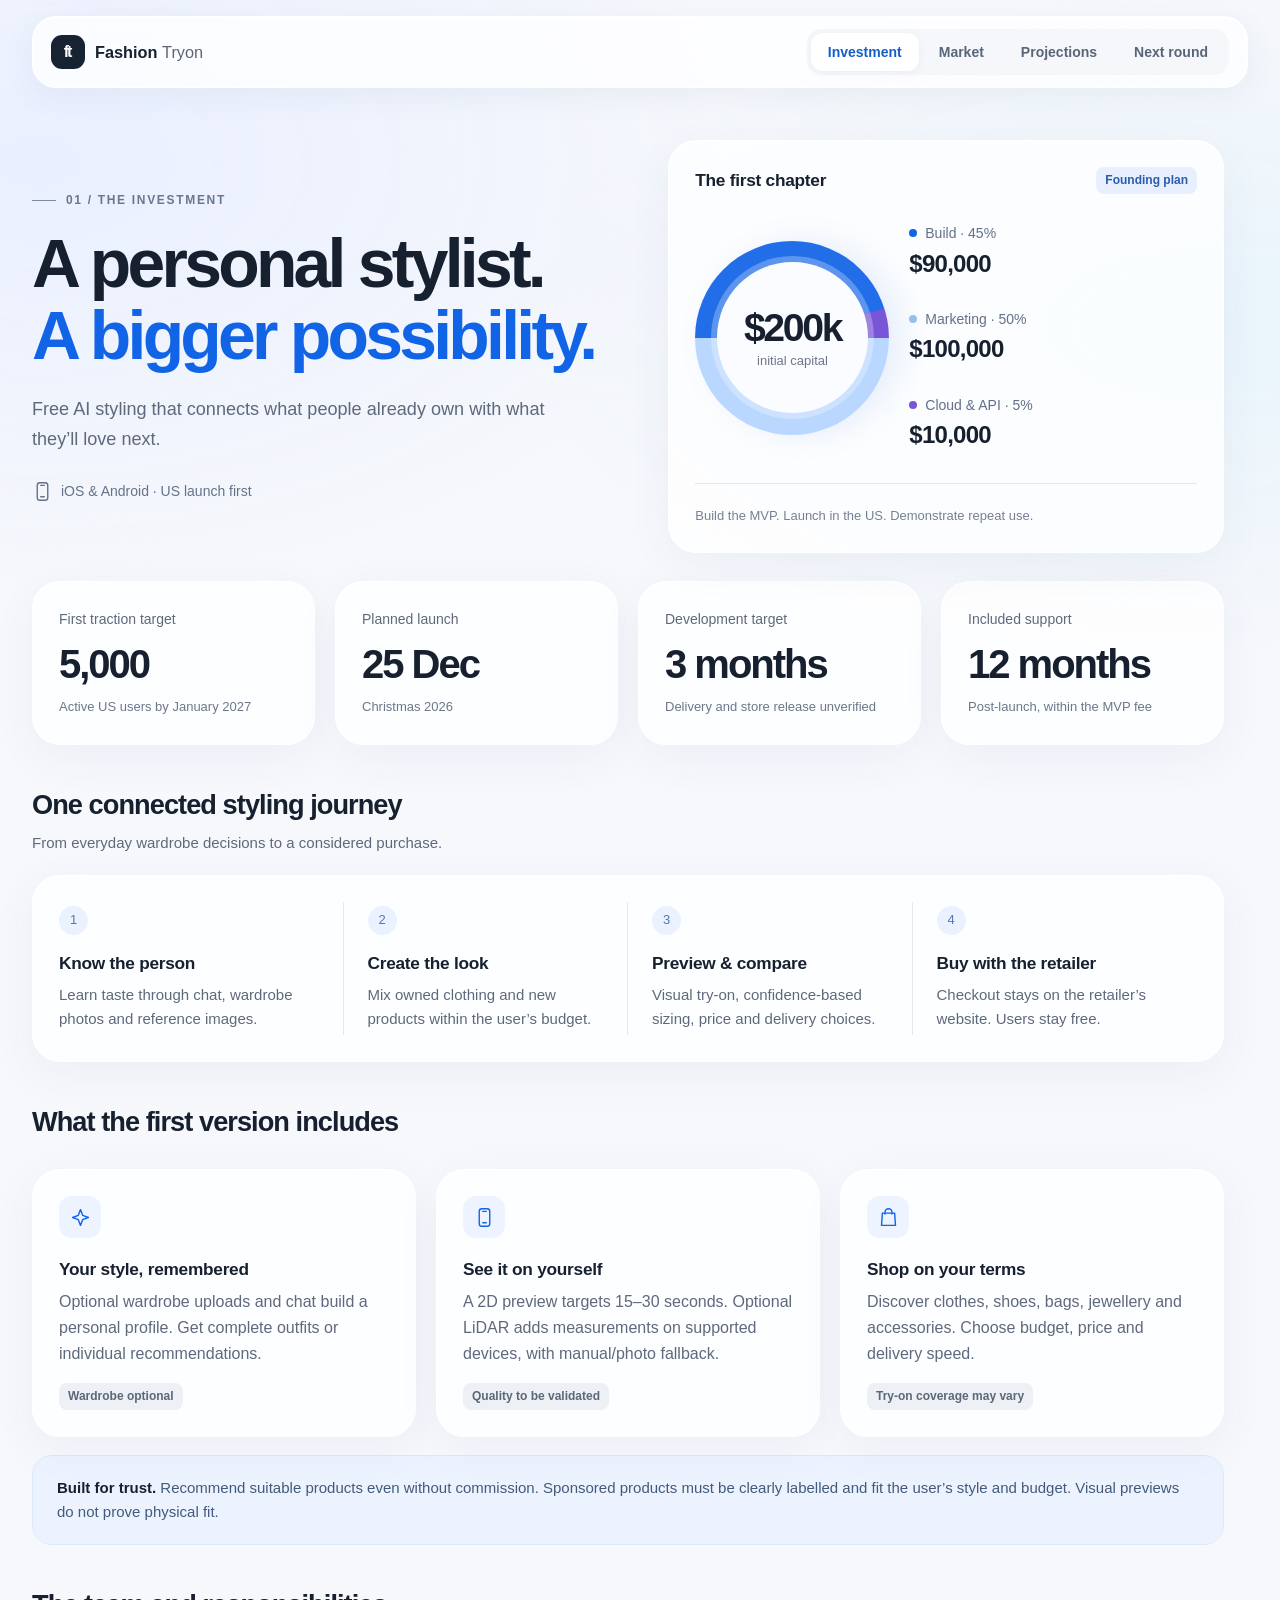
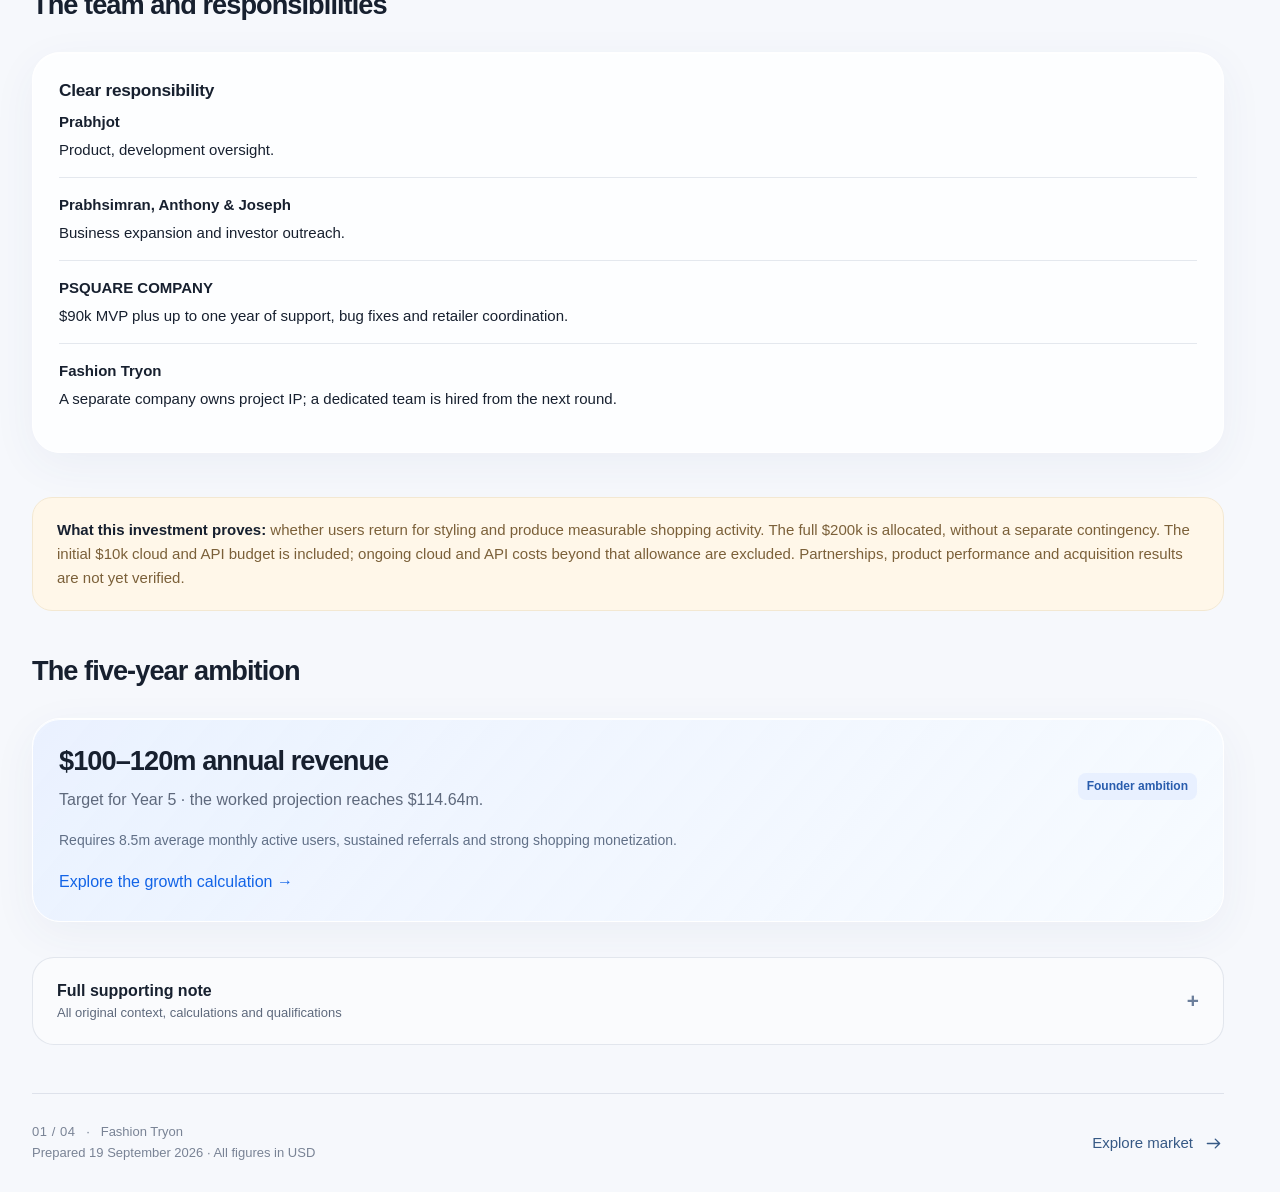
<file: index.html>
<!doctype html>
<html lang="en"><head><meta charset="UTF-8"><meta name="viewport" content="width=device-width,initial-scale=1"><meta name="theme-color" content="#f6f8fc"><meta name="description" content="Fashion Tryon's investment plan, market research, projections and funding milestones. Research and planning assumptions clearly separated."><title>Investment — Fashion Tryon</title><link rel="icon" type="image/svg+xml" href="data:image/svg+xml,%3Csvg xmlns=%22http://www.w3.org/2000/svg%22 viewBox=%220 0 64 64%22%3E%3Crect width=%2264%22 height=%2264%22 rx=%2218%22 fill=%22%23172333%22/%3E%3Ctext x=%2210%22 y=%2243%22 font-family=%22Arial%22 font-weight=%22600%22 font-size=%2234%22 fill=%22white%22%3Eft%3C/text%3E%3C/svg%3E"><link rel="stylesheet" href="styles.css"></head>
<body><a class="skip" href="#main">Skip to content</a><header class="topbar"><a class="brand" href="index.html" aria-label="Fashion Tryon investment overview"><span class="brandmark">ft</span><span>Fashion <em>Tryon</em></span></a><nav class="nav" aria-label="Investor pages"><a href="index.html" aria-current="page">Investment</a><a href="market/index.html">Market</a><a href="projections/index.html">Projections</a><a href="funding/index.html">Next round</a></nav><span class="topmeta">Investor overview · 2026</span></header><main id="main"><div class="hero-grid"><div class="hero-copy"><div class="eyebrow">01 / The investment</div><h1>A personal stylist.<br><span class="gradient-text">A bigger possibility.</span></h1><p class="lead">Free AI styling that connects what people already own with what they’ll love next.</p><div class="hero-note"><svg class="icon" viewBox="0 0 24 24" aria-hidden="true"><rect x="6" y="2" width="12" height="20" rx="3"/><path d="M10 18h4M10 5h4"/></svg><span>iOS & Android · US launch first</span></div></div><div class="card hero-allocation"><div class="row center"><h3 style="margin:0">The first chapter</h3><span class="pill ">Founding plan</span></div><div class="allocation-body"><div class="donut" role="img" aria-label="Initial funding: 45 percent development, 5 percent cloud and API, 50 percent marketing"><div class="donut-center"><strong>$200k</strong><span>initial capital</span></div></div><div class="allocation-legend"><div><div class="legend-label"><i class="dot"></i>Build · 45%</div><strong>$90,000</strong></div><div><div class="legend-label"><i class="dot pale"></i>Marketing · 50%</div><strong>$100,000</strong></div><div><div class="legend-label"><i class="dot purple"></i>Cloud & API · 5%</div><strong>$10,000</strong></div></div></div><hr class="divider"><p class="small-note">Build the MVP. Launch in the US. Demonstrate repeat use.</p></div></div><div class="grid four"><div class="card stat-card"><div class="stat-label">First traction target</div><div class="stat-value">5,000</div><p class="stat-foot">Active US users by January 2027</p></div><div class="card stat-card"><div class="stat-label">Planned launch</div><div class="stat-value">25 Dec</div><p class="stat-foot">Christmas 2026</p></div><div class="card stat-card"><div class="stat-label">Development target</div><div class="stat-value">3 months</div><p class="stat-foot">Delivery and store release unverified</p></div><div class="card stat-card"><div class="stat-label">Included support</div><div class="stat-value">12 months</div><p class="stat-foot">Post-launch, within the MVP fee</p></div></div><section class="section"><div class="section-head"><div><h2>One connected styling journey</h2><p>From everyday wardrobe decisions to a considered purchase.</p></div></div><div class="card"><div class="journey"><div class="journey-item"><span class="step-number">1</span><h3>Know the person</h3><p>Learn taste through chat, wardrobe photos and reference images.</p></div><div class="journey-item"><span class="step-number">2</span><h3>Create the look</h3><p>Mix owned clothing and new products within the user’s budget.</p></div><div class="journey-item"><span class="step-number">3</span><h3>Preview & compare</h3><p>Visual try-on, confidence-based sizing, price and delivery choices.</p></div><div class="journey-item"><span class="step-number">4</span><h3>Buy with the retailer</h3><p>Checkout stays on the retailer’s website. Users stay free.</p></div></div></div></section><section class="section"><div class="section-head"><div><h2>What the first version includes</h2></div></div><div class="grid three"><article class="card"><div class="icon-tile"><svg class="icon" viewBox="0 0 24 24" aria-hidden="true"><path d="m12 3 2.5 6.5L21 12l-6.5 2.5L12 21l-2.5-6.5L3 12l6.5-2.5Z"/></svg></div><h3>Your style, remembered</h3><p class="muted">Optional wardrobe uploads and chat build a personal profile. Get complete outfits or individual recommendations.</p><span class="pill gray">Wardrobe optional</span></article><article class="card"><div class="icon-tile"><svg class="icon" viewBox="0 0 24 24" aria-hidden="true"><rect x="6" y="2" width="12" height="20" rx="3"/><path d="M10 18h4M10 5h4"/></svg></div><h3>See it on yourself</h3><p class="muted">A 2D preview targets 15–30 seconds. Optional LiDAR adds measurements on supported devices, with manual/photo fallback.</p><span class="pill gray">Quality to be validated</span></article><article class="card"><div class="icon-tile"><svg class="icon" viewBox="0 0 24 24" aria-hidden="true"><path d="M5 7h14l1 14H4L5 7Z"/><path d="M8 8V6a4 4 0 0 1 8 0v2"/></svg></div><h3>Shop on your terms</h3><p class="muted">Discover clothes, shoes, bags, jewellery and accessories. Choose budget, price and delivery speed.</p><span class="pill gray">Try-on coverage may vary</span></article></div><div class="callout" style="margin-top:18px"><strong>Built for trust.</strong> Recommend suitable products even without commission. Sponsored products must be clearly labelled and fit the user’s style and budget. Visual previews do not prove physical fit.</div></section><section class="section"><div class="section-head"><div><h2>The team and responsibilities</h2></div></div><div class="card"><h3>Clear responsibility</h3><ul class="clean-list"><li><strong>Prabhjot</strong>Product, development oversight.</li><li><strong>Prabhsimran, Anthony & Joseph</strong>Business expansion and investor outreach.</li><li><strong>PSQUARE COMPANY</strong>$90k MVP plus up to one year of support, bug fixes and retailer coordination.</li><li><strong>Fashion Tryon</strong>A separate company owns project IP; a dedicated team is hired from the next round.</li></ul></div></section><div class="callout amber section"><strong>What this investment proves:</strong> whether users return for styling and produce measurable shopping activity. The full $200k is allocated, without a separate contingency. The initial $10k cloud and API budget is included; ongoing cloud and API costs beyond that allowance are excluded. Partnerships, product performance and acquisition results are not yet verified.</div><section class="section"><div class="section-head"><div><h2>The five-year ambition</h2></div></div><div class="card tint"><div class="row center"><div><h2>$100–120m annual revenue</h2><p class="muted">Target for Year 5 · the worked projection reaches $114.64m.</p></div><span class="pill ">Founder ambition</span></div><p class="note">Requires 8.5m average monthly active users, sustained referrals and strong shopping monetization.</p><p style="margin:18px 0 0"><a href="projections/index.html">Explore the growth calculation →</a></p></div></section><details class="full-note"><summary><span>Full supporting note<small>All original context, calculations and qualifications</small></span></summary><div class="note-content"><p>FASHION TRYON | Investor discussion notes | 19 September 2026
All amounts USD. Updated after founder discussions; replaces earlier assumptions.</p><p>CURRENT GROWTH AMBITION
Target $100–120m in annual Year 5 platform revenue. The projection model works back from that goal and produces $114.639m, conditional on 8.5m average monthly active users and the monetization requirements in note 03. This is an ambition and requirements calculation, not achieved revenue or a validated forecast. The initial $200k contribution/allocation is unchanged.</p><p>THE IDEA
A free personal AI stylist for iOS and Android: learn a person&#x27;s taste, style the clothes they already own, recommend complete outfits or individual items, preview supported products, compare available prices and delivery options, then send the shopper to the retailer to buy.</p><p>The intended repeat-use reason is daily styling, including outfits made from existing clothes. Shopping commissions and relevant, clearly labelled sponsorships monetize the purchase occasions. Suitable products may be recommended even when no commission is paid.</p><p>WHAT WE HAVE AGREED
- Broad audience across genders; clothing, shoes, bags, jewellery and other fashion accessories in discovery. Available retailer data will determine actual catalog coverage.
- Optional wardrobe/reference-image uploads and a conversational style profile. Users can start with chat and add their wardrobe later.
- User-set budgets for individual items or complete outfits; users choose price versus delivery speed.
- Fixed 2D try-on is acceptable. New previews target 15–30 seconds; saved previews are reused. Self-hosted generation is acceptable. Speed and quality are targets, not tested results.
- Optional LiDAR body measurement/shape capture on supported devices, with photos and manual measurements as fallback. It remains in proposed scope, subject to a working prototype; no claim of measuring fat/muscle composition.
- Confidence-based size advice from size charts, reviews and supplied measurements. Appearance previews are not proof of physical fit.
- Try-on category coverage: deliver what can be made reliable within development. Do not promise every accessory at launch.
- Free, unlimited consumer usage is the intended offer. No consumer subscriptions or paid try-on credits in these projections.
- Purchases, payments and fulfillment stay on the retailer&#x27;s website. Fashion Tryon earns only agreed seller fees/commissions, not the full purchase amount.</p><p>THE INITIAL $200,000
$90,000 (45%): PSQUARE COMPANY develops the MVP, targeting three months, and includes up to one year of post-launch support, bug fixes and retailer coordination. A dedicated Fashion Tryon team takes over if funded earlier. Do not count this included support again as a separate initial expense.
$100,000 (50%): launch and marketing, including the media-buying arrangement reported by the founder.
$10,000 (5%): initial cloud hosting and API costs. Ongoing cloud/API spending beyond this allowance is excluded from the projections. The projections are therefore not a complete company profit forecast.</p><p>TARGETS
Development: three months, founder target; completion and store release are unverified.
US launch: Christmas, December 25, 2026.
Traction: we aim to reach 5,000 active US users by January 2027, supported by the $100,000 launch and marketing budget.
Year 1 reporting: November 2026–October 2027; November includes prelaunch planning; the public launch is scheduled for Christmas. Year 2 starts November 2027.</p><p>$100,000 / 5,000 = $20 per target active user. This is a target budget ratio, not measured CAC. The agency arrangement has been reported by the founder; no signed proposal or delivered results were reviewed. The model does not treat 5,000 users as guaranteed or as 5,000 buyers.</p><p>COMPANY AND DEVELOPMENT ARRANGEMENT
Fashion Tryon will be a separate company. It will own all project-specific code, designs and IP under the development agreement, subject to third-party licences. The $90,000 payment goes to PSQUARE COMPANY, a business associated with the founders; all partners should understand the payment and ownership arrangements. Incorporation and signed IP transfer have not been verified.</p><p>WHO DOES WHAT
Prabhjot: product direction, development oversight.
Prabhsimran, Anthony and Joseph: business expansion and investor outreach.
PSQUARE COMPANY: initial MVP and included interim operations/support described above.
Dedicated Fashion Tryon team: hired using the next funding round.</p><p>WHY INVEST AT THIS STAGE?
The initial capital buys a working product and a test of repeat styling and shopping behaviour. Success means users return, relevant products are available, and some shopping activity becomes verified seller revenue. The current evidence is a founder plan, not demonstrated demand, revenue or secured retailer partnerships.</p><p>The initial allocation uses the full $200,000. There is no separate contingency or incorporation/admin reserve within it. PSQUARE&#x27;s included support helps bridge launch to fundraising but does not fund continued paid advertising. Any other launch expenses need explicit coverage or reallocation.
</p></div></details><footer class="page-footer"><div><span class="page-indicator">01 / 04</span> &nbsp; · &nbsp; Fashion Tryon<br>Prepared 19 September 2026 · All figures in USD</div><a class="next-link" href="market/index.html">Explore market <svg class="icon" viewBox="0 0 24 24" aria-hidden="true"><path d="M5 12h14m-5-5 5 5-5 5"/></svg></a></footer></main></body></html>
</file>
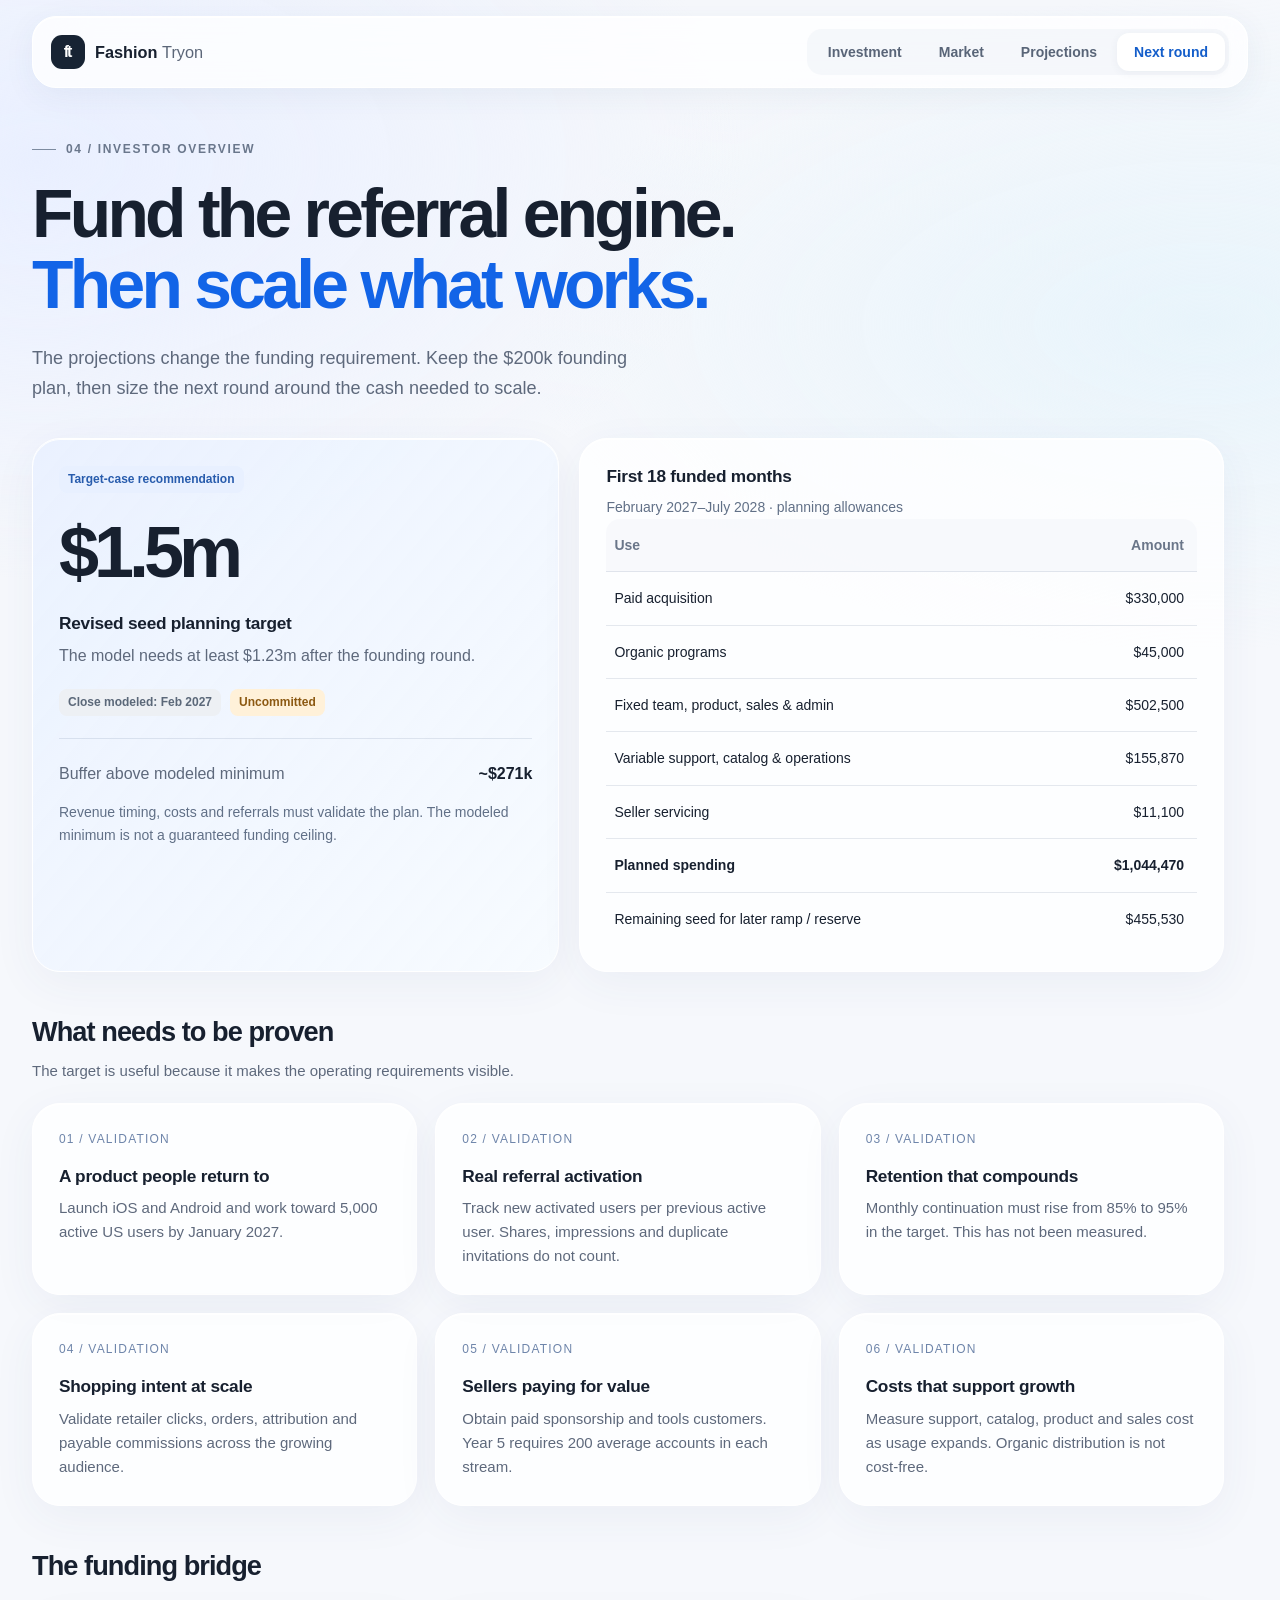
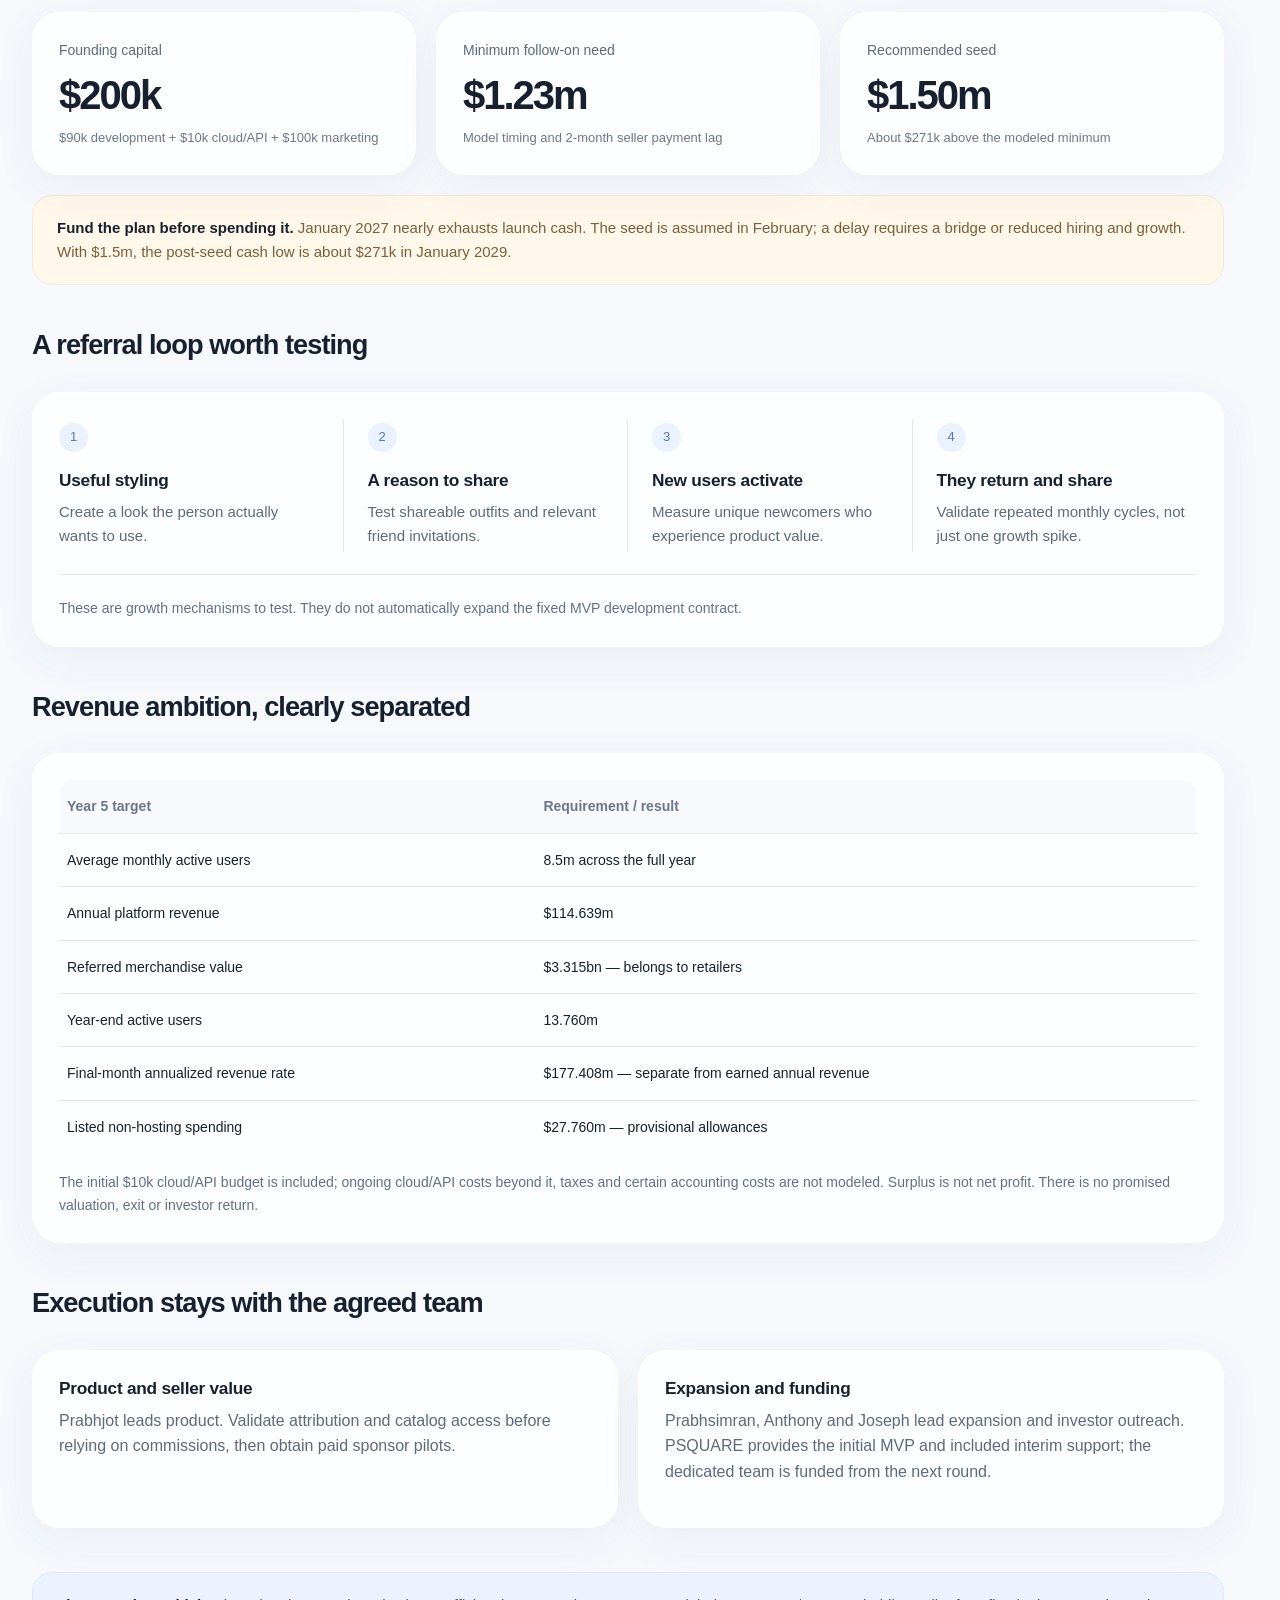
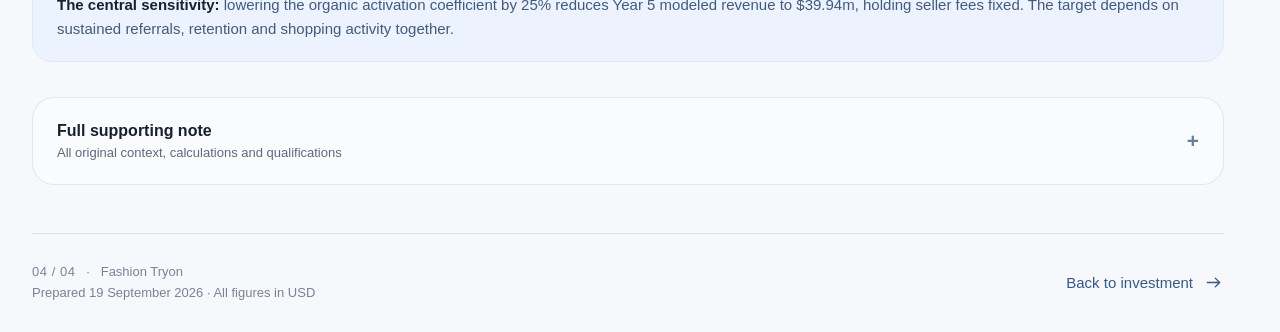
<file: funding/index.html>
<!doctype html>
<html lang="en"><head><meta charset="UTF-8"><meta name="viewport" content="width=device-width,initial-scale=1"><meta name="theme-color" content="#f6f8fc"><meta name="description" content="Fashion Tryon's investment plan, market research, projections and funding milestones. Research and planning assumptions clearly separated."><title>Next round — Fashion Tryon</title><link rel="icon" type="image/svg+xml" href="data:image/svg+xml,%3Csvg xmlns=%22http://www.w3.org/2000/svg%22 viewBox=%220 0 64 64%22%3E%3Crect width=%2264%22 height=%2264%22 rx=%2218%22 fill=%22%23172333%22/%3E%3Ctext x=%2210%22 y=%2243%22 font-family=%22Arial%22 font-weight=%22600%22 font-size=%2234%22 fill=%22white%22%3Eft%3C/text%3E%3C/svg%3E"><link rel="stylesheet" href="../styles.css"></head>
<body><a class="skip" href="#main">Skip to content</a><header class="topbar"><a class="brand" href="../index.html" aria-label="Fashion Tryon investment overview"><span class="brandmark">ft</span><span>Fashion <em>Tryon</em></span></a><nav class="nav" aria-label="Investor pages"><a href="../index.html">Investment</a><a href="../market/index.html">Market</a><a href="../projections/index.html">Projections</a><a href="../funding/index.html" aria-current="page">Next round</a></nav><span class="topmeta">Investor overview · 2026</span></header><main id="main"><div class="page-intro"><div class="eyebrow">04 / Investor overview</div><h1>Fund the referral engine.<br><span class="gradient-text">Then scale what works.</span></h1><p class="lead">The projections change the funding requirement. Keep the $200k founding plan, then size the next round around the cash needed to scale.</p></div><div class="fund-hero"><div class="card tint"><div><span class="pill ">Target-case recommendation</span><div class="fund-amount">$1.5m</div><h3>Revised seed planning target</h3><p class="muted">The model needs at least $1.23m after the founding round.</p></div><div class="fund-bottom"><div class="fund-badges"><span class="pill gray">Close modeled: Feb 2027</span><span class="pill amber">Uncommitted</span></div><hr class="divider"><div class="row"><span class="muted">Buffer above modeled minimum</span><strong>~$271k</strong></div><p class="note" style="margin-top:15px">Revenue timing, costs and referrals must validate the plan. The modeled minimum is not a guaranteed funding ceiling.</p></div></div><div class="card"><h3>First 18 funded months</h3><p class="note">February 2027–July 2028 · planning allowances</p><div class="table-wrap" role="region" aria-label="Data table" tabindex="0"><table><thead><tr><th scope="col" class="">Use</th><th scope="col" class="numeric">Amount</th></tr></thead><tbody><tr><td class="">Paid acquisition</td><td class="numeric">$330,000</td></tr><tr><td class="">Organic programs</td><td class="numeric">$45,000</td></tr><tr><td class="">Fixed team, product, sales & admin</td><td class="numeric">$502,500</td></tr><tr><td class="">Variable support, catalog & operations</td><td class="numeric">$155,870</td></tr><tr><td class="">Seller servicing</td><td class="numeric">$11,100</td></tr><tr><td class=""><strong>Planned spending</strong></td><td class="numeric"><strong>$1,044,470</strong></td></tr><tr><td class="">Remaining seed for later ramp / reserve</td><td class="numeric">$455,530</td></tr></tbody></table></div></div></div><section class="section"><div class="section-head"><div><h2>What needs to be proven</h2><p>The target is useful because it makes the operating requirements visible.</p></div></div><div class="proof-grid"><article class="card proof"><span class="proof-no">01 / VALIDATION</span><h3>A product people return to</h3><p>Launch iOS and Android and work toward 5,000 active US users by January 2027.</p></article><article class="card proof"><span class="proof-no">02 / VALIDATION</span><h3>Real referral activation</h3><p>Track new activated users per previous active user. Shares, impressions and duplicate invitations do not count.</p></article><article class="card proof"><span class="proof-no">03 / VALIDATION</span><h3>Retention that compounds</h3><p>Monthly continuation must rise from 85% to 95% in the target. This has not been measured.</p></article><article class="card proof"><span class="proof-no">04 / VALIDATION</span><h3>Shopping intent at scale</h3><p>Validate retailer clicks, orders, attribution and payable commissions across the growing audience.</p></article><article class="card proof"><span class="proof-no">05 / VALIDATION</span><h3>Sellers paying for value</h3><p>Obtain paid sponsorship and tools customers. Year 5 requires 200 average accounts in each stream.</p></article><article class="card proof"><span class="proof-no">06 / VALIDATION</span><h3>Costs that support growth</h3><p>Measure support, catalog, product and sales cost as usage expands. Organic distribution is not cost-free.</p></article></div></section><section class="section"><div class="section-head"><div><h2>The funding bridge</h2></div></div><div class="grid three"><div class="card stat-card"><div class="stat-label">Founding capital</div><div class="stat-value">$200k</div><p class="stat-foot">$90k development + $10k cloud/API + $100k marketing</p></div><div class="card stat-card"><div class="stat-label">Minimum follow-on need</div><div class="stat-value">$1.23m</div><p class="stat-foot">Model timing and 2-month seller payment lag</p></div><div class="card stat-card"><div class="stat-label">Recommended seed</div><div class="stat-value">$1.50m</div><p class="stat-foot">About $271k above the modeled minimum</p></div></div><div class="callout amber" style="margin-top:20px"><strong>Fund the plan before spending it.</strong> January 2027 nearly exhausts launch cash. The seed is assumed in February; a delay requires a bridge or reduced hiring and growth. With $1.5m, the post-seed cash low is about $271k in January 2029.</div></section><section class="section"><div class="section-head"><div><h2>A referral loop worth testing</h2></div></div><div class="card"><div class="journey"><div class="journey-item"><span class="step-number">1</span><h3>Useful styling</h3><p>Create a look the person actually wants to use.</p></div><div class="journey-item"><span class="step-number">2</span><h3>A reason to share</h3><p>Test shareable outfits and relevant friend invitations.</p></div><div class="journey-item"><span class="step-number">3</span><h3>New users activate</h3><p>Measure unique newcomers who experience product value.</p></div><div class="journey-item"><span class="step-number">4</span><h3>They return and share</h3><p>Validate repeated monthly cycles, not just one growth spike.</p></div></div><hr class="divider"><p class="note">These are growth mechanisms to test. They do not automatically expand the fixed MVP development contract.</p></div></section><section class="section"><div class="section-head"><div><h2>Revenue ambition, clearly separated</h2></div></div><div class="card"><div class="table-wrap" role="region" aria-label="Data table" tabindex="0"><table><thead><tr><th scope="col" class="">Year 5 target</th><th scope="col" class="">Requirement / result</th></tr></thead><tbody><tr><td class="">Average monthly active users</td><td class="">8.5m across the full year</td></tr><tr><td class="">Annual platform revenue</td><td class="">$114.639m</td></tr><tr><td class="">Referred merchandise value</td><td class="">$3.315bn — belongs to retailers</td></tr><tr><td class="">Year-end active users</td><td class="">13.760m</td></tr><tr><td class="">Final-month annualized revenue rate</td><td class="">$177.408m — separate from earned annual revenue</td></tr><tr><td class="">Listed non-hosting spending</td><td class="">$27.760m — provisional allowances</td></tr></tbody></table></div><p class="note" style="margin-top:18px">The initial $10k cloud/API budget is included; ongoing cloud/API costs beyond it, taxes and certain accounting costs are not modeled. Surplus is not net profit. There is no promised valuation, exit or investor return.</p></div></section><section class="section"><div class="section-head"><div><h2>Execution stays with the agreed team</h2></div></div><div class="grid two"><div class="card"><h3>Product and seller value</h3><p class="muted">Prabhjot leads product. Validate attribution and catalog access before relying on commissions, then obtain paid sponsor pilots.</p></div><div class="card"><h3>Expansion and funding</h3><p class="muted">Prabhsimran, Anthony and Joseph lead expansion and investor outreach. PSQUARE provides the initial MVP and included interim support; the dedicated team is funded from the next round.</p></div></div></section><div class="callout section"><strong>The central sensitivity:</strong> lowering the organic activation coefficient by 25% reduces Year 5 modeled revenue to $39.94m, holding seller fees fixed. The target depends on sustained referrals, retention and shopping activity together.</div><details class="full-note"><summary><span>Full supporting note<small>All original context, calculations and qualifications</small></span></summary><div class="note-content"><p>FASHION TRYON | Investor discussion notes | Revised 19 September 2026
All amounts USD. Founder ambition, research and modeled requirements are distinguished.</p><p>THE NEXT ROUND FOR THE GROWTH PLAN
Recommend a $1.5m seed planning target, subject to launch evidence. The original $200k founding capital remains unchanged.</p><p>WHY $1.5M?
The target model&#x27;s maximum cumulative funding gap after the founding round is approximately $1,229,248, including two-month seller collection lags. A $1.5m round leaves about $270,752 above that mathematical minimum. If revenue is slower, the requirement rises.</p><p>Use of funds is governed by the monthly model, not an arbitrary percentage split. The first 18 funded months (February 2027–July 2028) plan approximately $1,044,470 of listed spending. The remaining capital and collections support the later growth ramp and payment delays. Avoid describing this as 18 months of guaranteed runway regardless of results.</p><p>FIRST 18 FUNDED MONTHS — PLANNING ALLOWANCES
Category | Amount
Paid acquisition | $330,000
Organic programs | $45,000
Fixed team, product, partnerships and administration | $502,500
Variable support, catalog and operations | $155,870
Seller servicing | $11,100
Unallocated portion of $1.5m for subsequent ramp/reserve | $455,530</p><p>WHAT THE PROJECTIONS MUST PROVE
1. Launch the useful iOS/Android styling and shopping journey; target 5,000 active US users by January 2027.
2. People share outfits or styling experiences and bring genuinely new people who activate. Measure organic origin and deduplicate paid exposure.
3. Measure new organic activations per prior active user per month. The plan needs about 29 in every 100 in Year 1&#x27;s post-launch period, tapering to about 15 per 100 in Year 5.
4. Prove repeat use. The model assumes monthly active continuation rising from 85% to 95%; this is not yet achieved.
5. Verify shopping activity and net commissions. Free wardrobe usage can drive engagement without purchases; measure both separately.
6. Sell sponsorship and tools based on actual audience and seller value. Year 5 assumes 200 paying sponsor accounts and 200 paid tools accounts, not contracts already won.
7. Measure costs as the audience grows. Organic distribution can lower blended acquisition cost, but support, product work and infrastructure still need funding.</p><p>THE REVENUE DESTINATION
The worked Year 5 target is $101.439m affiliate + $12m sponsorship + $1.2m tools = $114.639m platform revenue. It needs 8.5m average monthly actives and 13.760m year-end actives. The initial $10,000 cloud/API budget is included; ongoing cloud/API costs beyond it are excluded; the modeled surplus is not net profit.</p><p>WHY THIS CAN BE A BETTER GROWTH MECHANISM
A useful wardrobe and shareable outfit experience could acquire users through existing users, so organic additions scale with the installed active base instead of advertising alone. Possible loops include shared looks and friend referrals. These are candidate growth mechanisms to test; they do not expand the fixed MVP contract automatically or prove sustained organic growth.
A large unpaid user base can also dilute shopping conversion. The model requires the growing audience to keep producing purchase intent; cheaper users alone do not produce $100m revenue.</p><p>TEAM AND EXECUTION
Prabhjot leads product. Prabhsimran, Anthony and Joseph lead expansion and investor outreach. PSQUARE COMPANY delivers the $90k MVP and included interim support for up to one year; the separately funded Fashion Tryon team takes over earlier when ready.
Retailer/feed approvals, app eligibility and reliable attribution remain unconfirmed. Broad US access first; UK/Canada/UAE launches in Year 2 and Australia in Year 3 remain conditional on local access and execution.</p><p>FUNDRAISING TIMING
February 2027 is the modeled seed close, not a commitment. Begin investor discussions before launch. If funding is late, postpone hiring/acquisition or secure a bridge. Do not preserve the same growth path without its spending. Review progress against the operating requirements before spending each major tranche.</p><p>WHAT INVESTORS SHOULD UNDERSTAND
This is a founder-directed target and a reverse calculation. It does not promise $114.639m, a valuation, an exit or an investor return. A 25% reduction in the organic coefficient lowers modeled Year 5 revenue to about $39.94m, even with seller fees held constant. Success depends on repeated referral growth, retention, shopping conversion and viable costs, not merely one launch spike.
</p></div></details><footer class="page-footer"><div><span class="page-indicator">04 / 04</span> &nbsp; · &nbsp; Fashion Tryon<br>Prepared 19 September 2026 · All figures in USD</div><a class="next-link" href="../index.html">Back to investment <svg class="icon" viewBox="0 0 24 24" aria-hidden="true"><path d="M5 12h14m-5-5 5 5-5 5"/></svg></a></footer></main></body></html>
</file>
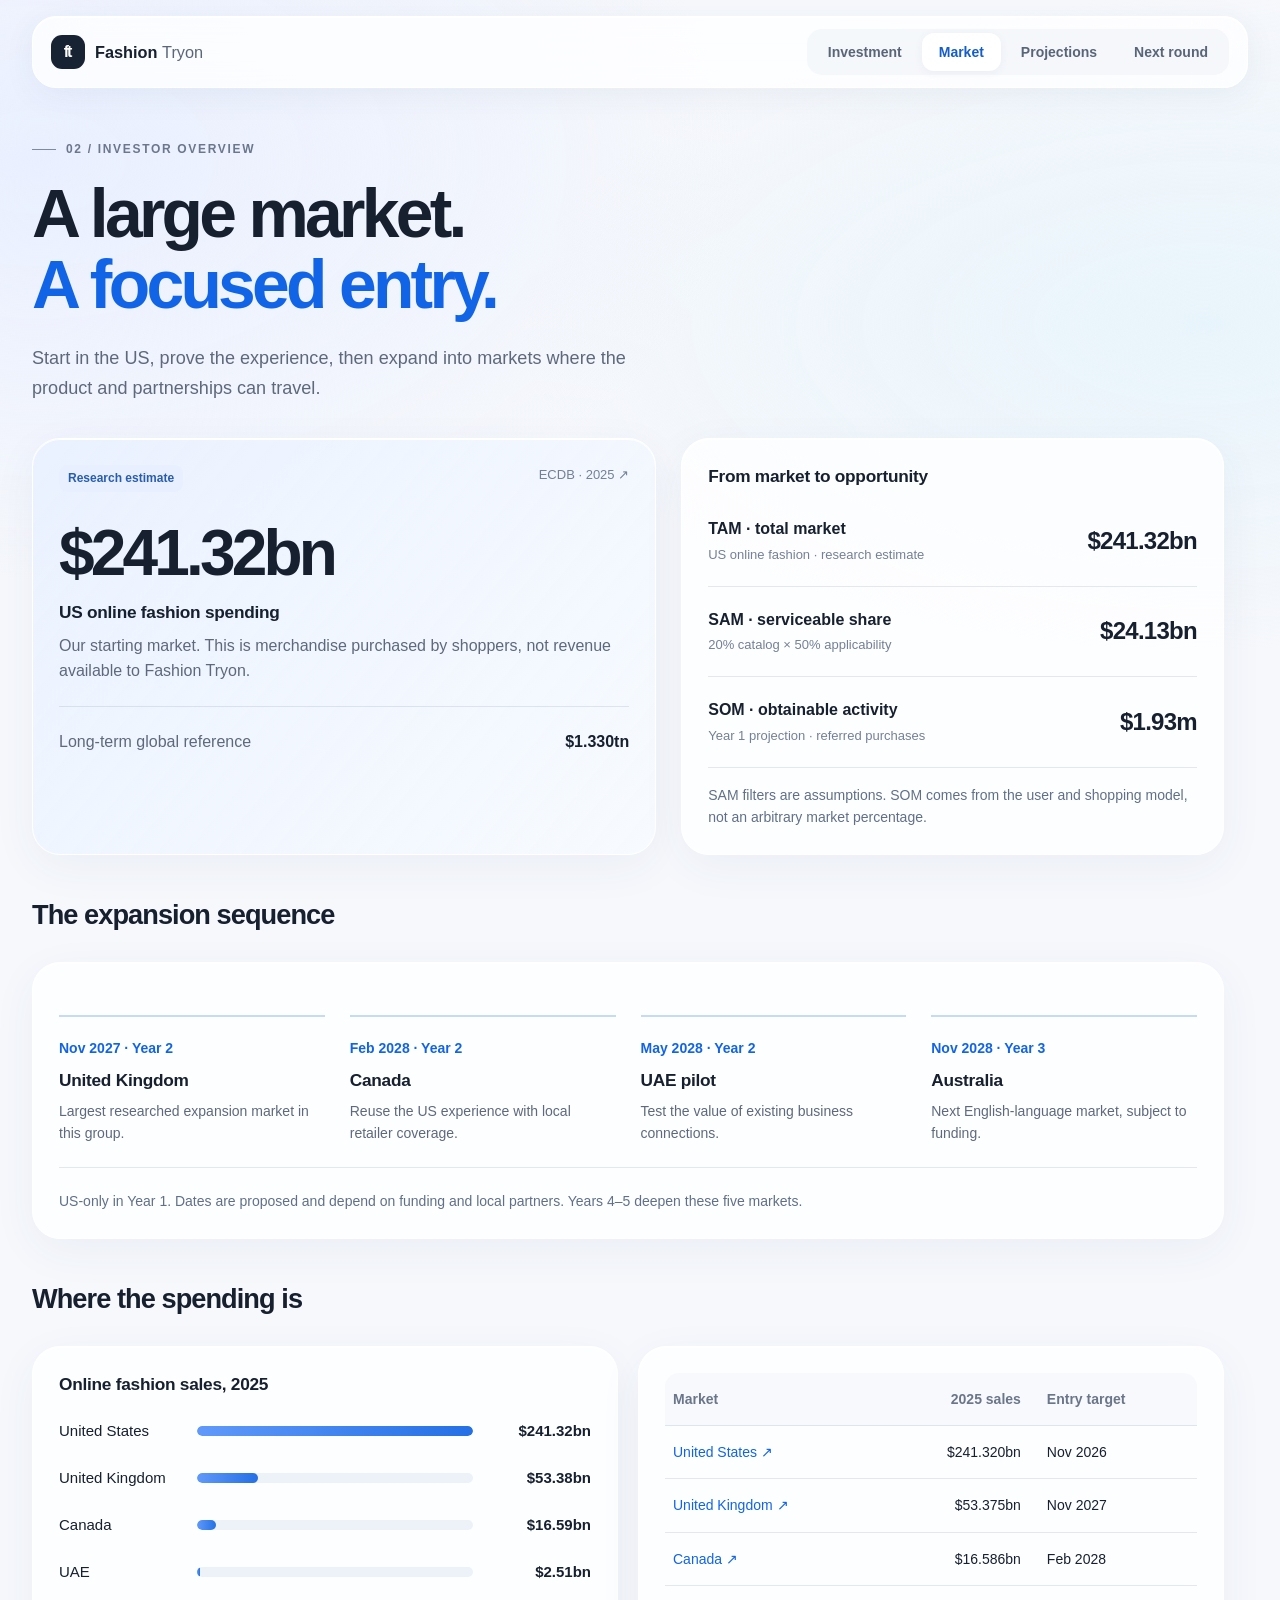
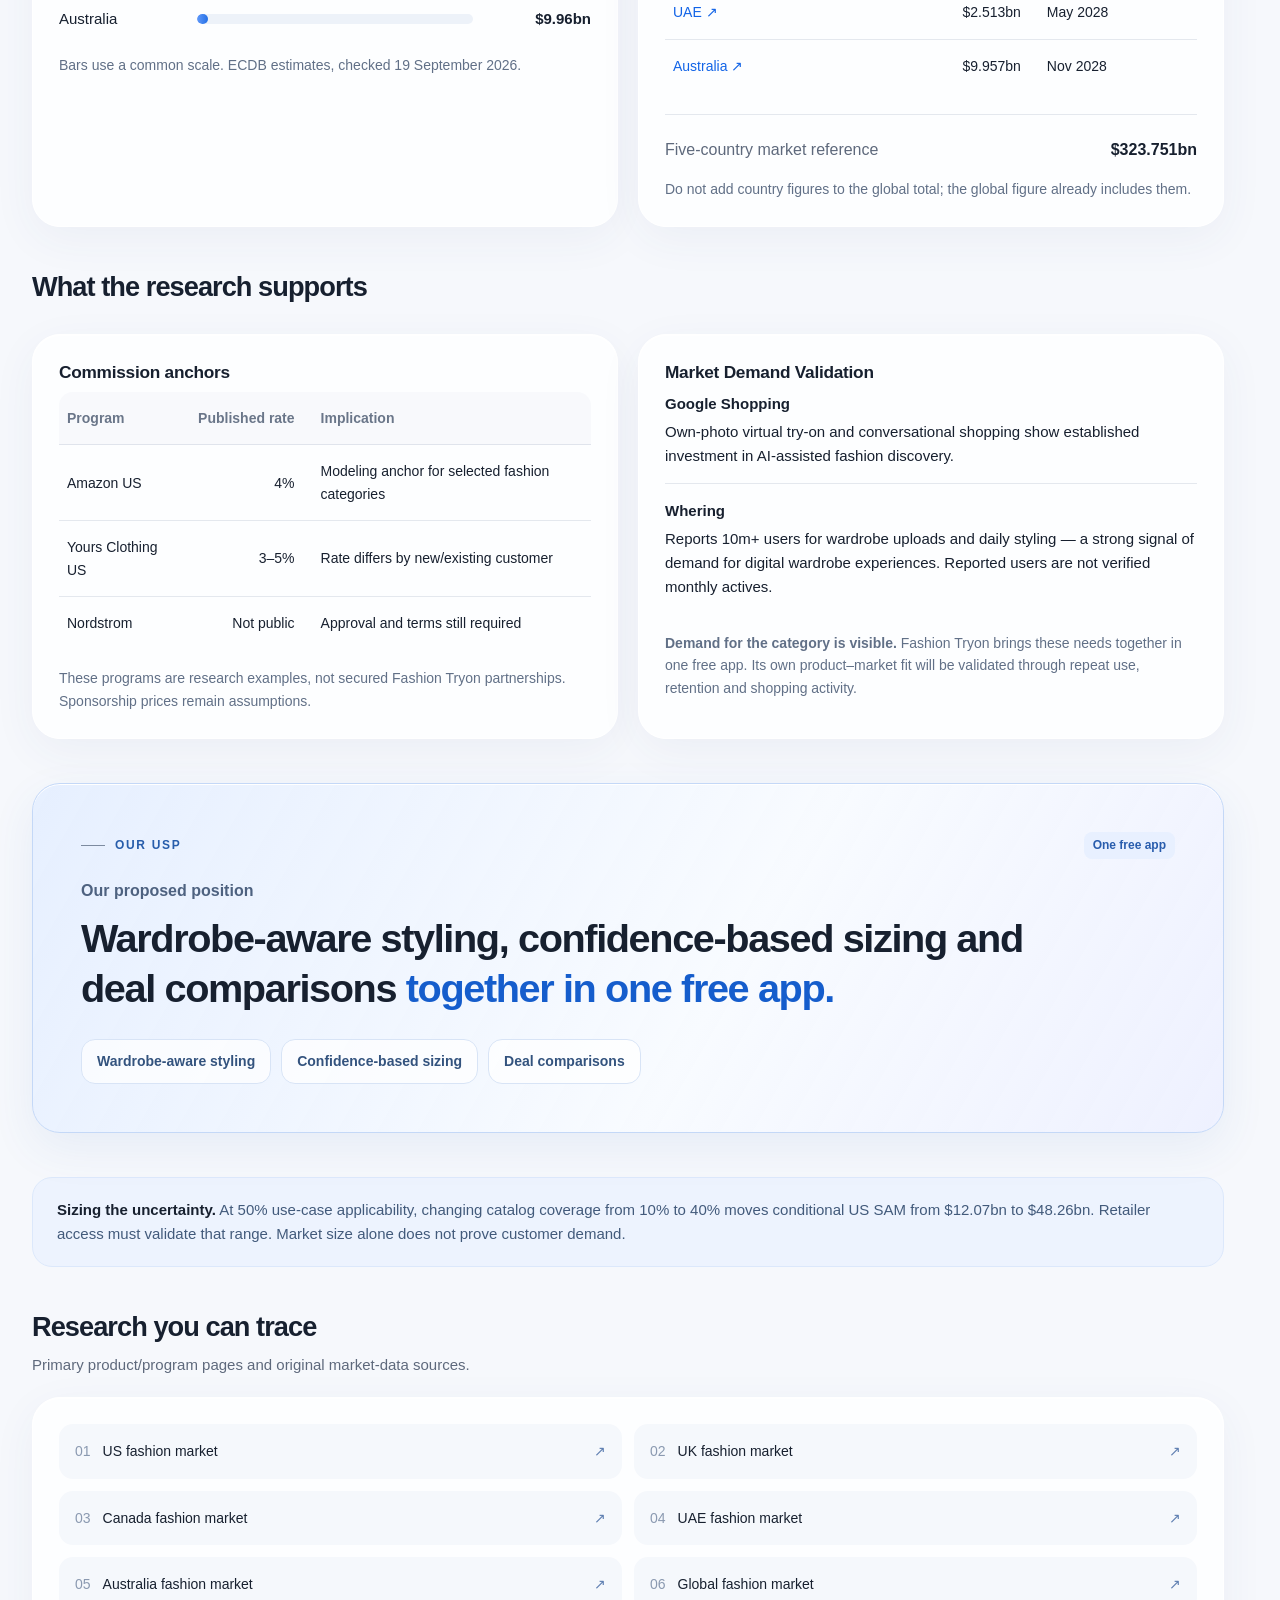
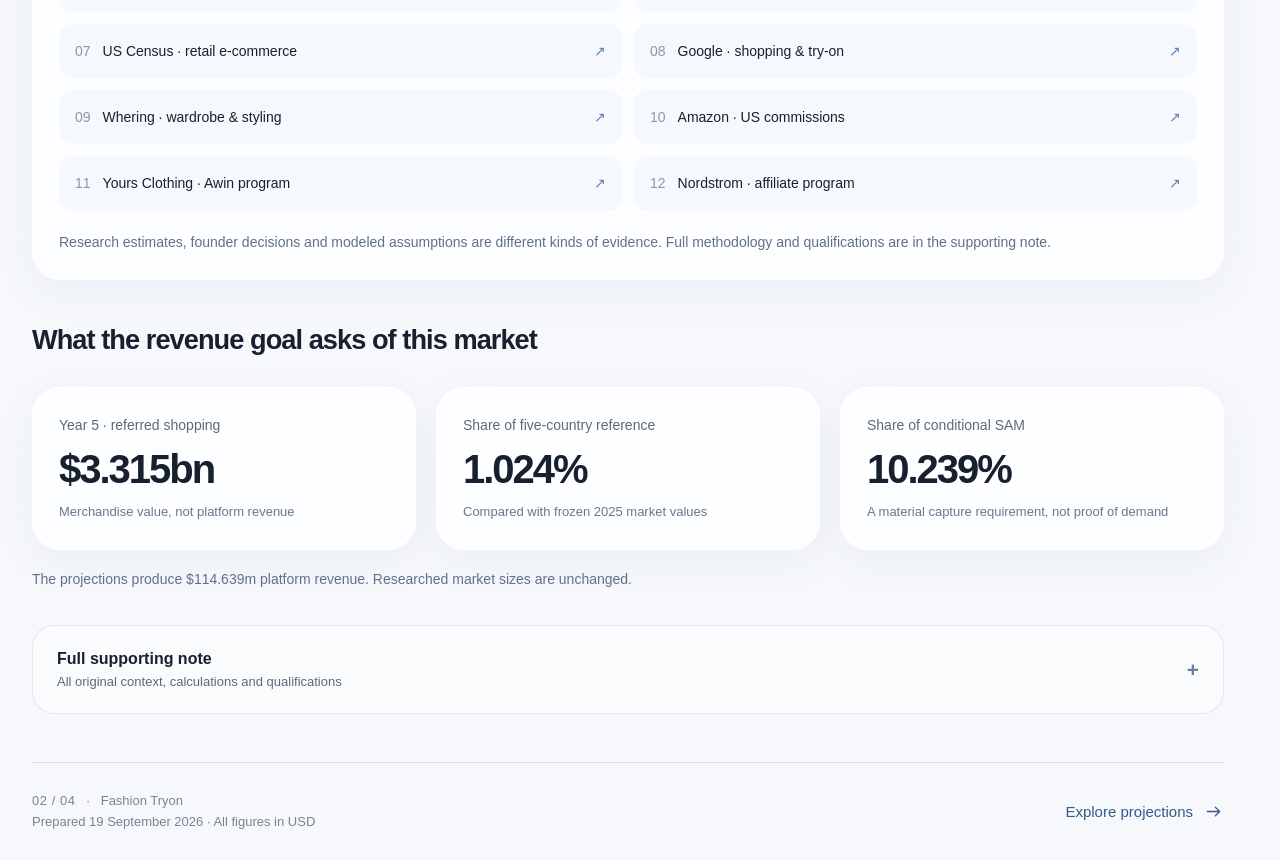
<file: market/index.html>
<!doctype html>
<html lang="en"><head><meta charset="UTF-8"><meta name="viewport" content="width=device-width,initial-scale=1"><meta name="theme-color" content="#f6f8fc"><meta name="description" content="Fashion Tryon's investment plan, market research, projections and funding milestones. Research and planning assumptions clearly separated."><title>Market — Fashion Tryon</title><link rel="icon" type="image/svg+xml" href="data:image/svg+xml,%3Csvg xmlns=%22http://www.w3.org/2000/svg%22 viewBox=%220 0 64 64%22%3E%3Crect width=%2264%22 height=%2264%22 rx=%2218%22 fill=%22%23172333%22/%3E%3Ctext x=%2210%22 y=%2243%22 font-family=%22Arial%22 font-weight=%22600%22 font-size=%2234%22 fill=%22white%22%3Eft%3C/text%3E%3C/svg%3E"><link rel="stylesheet" href="../styles.css"></head>
<body><a class="skip" href="#main">Skip to content</a><header class="topbar"><a class="brand" href="../index.html" aria-label="Fashion Tryon investment overview"><span class="brandmark">ft</span><span>Fashion <em>Tryon</em></span></a><nav class="nav" aria-label="Investor pages"><a href="../index.html">Investment</a><a href="../market/index.html" aria-current="page">Market</a><a href="../projections/index.html">Projections</a><a href="../funding/index.html">Next round</a></nav><span class="topmeta">Investor overview · 2026</span></header><main id="main"><div class="page-intro"><div class="eyebrow">02 / Investor overview</div><h1>A large market.<br><span class="gradient-text">A focused entry.</span></h1><p class="lead">Start in the US, prove the experience, then expand into markets where the product and partnerships can travel.</p></div><div class="market-hero"><div class="card tint"><div class="row"><span class="pill ">Research estimate</span><a href="#sources" class="meta">ECDB · 2025 ↗</a></div><div class="market-number">$241.32bn</div><h3>US online fashion spending</h3><p class="muted">Our starting market. This is merchandise purchased by shoppers, not revenue available to Fashion Tryon.</p><hr class="divider"><div class="row center"><span class="muted">Long-term global reference</span><strong>$1.330tn</strong></div></div><div class="card"><h3>From market to opportunity</h3><div class="funnel-row"><div><strong>TAM · total market</strong><span class="meta">US online fashion · research estimate</span></div><b>$241.32bn</b></div><div class="funnel-row"><div><strong>SAM · serviceable share</strong><span class="meta">20% catalog × 50% applicability</span></div><b>$24.13bn</b></div><div class="funnel-row"><div><strong>SOM · obtainable activity</strong><span class="meta">Year 1 projection · referred purchases</span></div><b>$1.93m</b></div><p class="note" style="margin-top:16px">SAM filters are assumptions. SOM comes from the user and shopping model, not an arbitrary market percentage.</p></div></div><section class="section"><div class="section-head"><div><h2>The expansion sequence</h2></div></div><div class="card"><div class="timeline"><div class="timeline-item"><b>Nov 2027 · Year 2</b><h3>United Kingdom</h3><p>Largest researched expansion market in this group.</p></div><div class="timeline-item"><b>Feb 2028 · Year 2</b><h3>Canada</h3><p>Reuse the US experience with local retailer coverage.</p></div><div class="timeline-item"><b>May 2028 · Year 2</b><h3>UAE pilot</h3><p>Test the value of existing business connections.</p></div><div class="timeline-item"><b>Nov 2028 · Year 3</b><h3>Australia</h3><p>Next English-language market, subject to funding.</p></div></div><hr class="divider"><p class="note">US-only in Year 1. Dates are proposed and depend on funding and local partners. Years 4–5 deepen these five markets.</p></div></section><section class="section"><div class="section-head"><div><h2>Where the spending is</h2></div></div><div class="grid two"><div class="card"><h3>Online fashion sales, 2025</h3><div class="bar-row"><span>United States</span><div class="bar-track"><div class="bar-fill" style="width:100.0%"></div></div><strong>$241.32bn</strong></div><div class="bar-row"><span>United Kingdom</span><div class="bar-track"><div class="bar-fill" style="width:22.11793469252445%"></div></div><strong>$53.38bn</strong></div><div class="bar-row"><span>Canada</span><div class="bar-track"><div class="bar-fill" style="width:6.87303165920769%"></div></div><strong>$16.59bn</strong></div><div class="bar-row"><span>UAE</span><div class="bar-track"><div class="bar-fill" style="width:1.0413558760152495%"></div></div><strong>$2.51bn</strong></div><div class="bar-row"><span>Australia</span><div class="bar-track"><div class="bar-fill" style="width:4.126056688214819%"></div></div><strong>$9.96bn</strong></div><p class="note">Bars use a common scale. ECDB estimates, checked 19 September 2026.</p></div><div class="card"><div class="table-wrap" role="region" aria-label="Data table" tabindex="0"><table><thead><tr><th scope="col" class="">Market</th><th scope="col" class="numeric">2025 sales</th><th scope="col" class="">Entry target</th></tr></thead><tbody><tr><td class=""><a href="https://ecdb.com/resources/sample-data/market/us/fashion" target="_blank" rel="noopener noreferrer">United States ↗</a></td><td class="numeric">$241.320bn</td><td class="">Nov 2026</td></tr><tr><td class=""><a href="https://ecdb.com/resources/sample-data/market/gb/fashion" target="_blank" rel="noopener noreferrer">United Kingdom ↗</a></td><td class="numeric">$53.375bn</td><td class="">Nov 2027</td></tr><tr><td class=""><a href="https://ecdb.com/resources/sample-data/market/ca/fashion" target="_blank" rel="noopener noreferrer">Canada ↗</a></td><td class="numeric">$16.586bn</td><td class="">Feb 2028</td></tr><tr><td class=""><a href="https://ecdb.com/resources/sample-data/market/ae/fashion" target="_blank" rel="noopener noreferrer">UAE ↗</a></td><td class="numeric">$2.513bn</td><td class="">May 2028</td></tr><tr><td class=""><a href="https://ecdb.com/resources/sample-data/market/au/fashion" target="_blank" rel="noopener noreferrer">Australia ↗</a></td><td class="numeric">$9.957bn</td><td class="">Nov 2028</td></tr></tbody></table></div><hr class="divider"><div class="row"><span class="muted">Five-country market reference</span><strong>$323.751bn</strong></div><p class="note" style="margin-top:15px">Do not add country figures to the global total; the global figure already includes them.</p></div></div></section><section class="section"><div class="section-head"><div><h2>What the research supports</h2></div></div><div class="grid two"><div class="card"><h3>Commission anchors</h3><div class="table-wrap" role="region" aria-label="Data table" tabindex="0"><table><thead><tr><th scope="col" class="">Program</th><th scope="col" class="numeric">Published rate</th><th scope="col" class="">Implication</th></tr></thead><tbody><tr><td class="">Amazon US</td><td class="numeric">4%</td><td class="">Modeling anchor for selected fashion categories</td></tr><tr><td class="">Yours Clothing US</td><td class="numeric">3–5%</td><td class="">Rate differs by new/existing customer</td></tr><tr><td class="">Nordstrom</td><td class="numeric">Not public</td><td class="">Approval and terms still required</td></tr></tbody></table></div><p class="note" style="margin-top:18px">These programs are research examples, not secured Fashion Tryon partnerships. Sponsorship prices remain assumptions.</p></div><div class="card"><h3>Market Demand Validation</h3><ul class="clean-list"><li><strong>Google Shopping</strong>Own-photo virtual try-on and conversational shopping show established investment in AI-assisted fashion discovery.</li><li><strong>Whering</strong>Reports 10m+ users for wardrobe uploads and daily styling — a strong signal of demand for digital wardrobe experiences. Reported users are not verified monthly actives.</li></ul><p class="note" style="margin-top:18px"><strong>Demand for the category is visible.</strong> Fashion Tryon brings these needs together in one free app. Its own product–market fit will be validated through repeat use, retention and shopping activity.</p></div></div></section><section class="usp-highlight section" aria-labelledby="usp-title"><div class="usp-top"><span class="eyebrow">Our USP</span><span class="pill">One free app</span></div><h2 id="usp-title">Our proposed position</h2><p class="usp-statement">Wardrobe-aware styling, confidence-based sizing and deal comparisons <span>together in one free app.</span></p><div class="usp-features"><span>Wardrobe-aware styling</span><span>Confidence-based sizing</span><span>Deal comparisons</span></div></section><div class="callout section"><strong>Sizing the uncertainty.</strong> At 50% use-case applicability, changing catalog coverage from 10% to 40% moves conditional US SAM from $12.07bn to $48.26bn. Retailer access must validate that range. Market size alone does not prove customer demand.</div><section class="section"><div class="section-head"><div><h2>Research you can trace</h2><p>Primary product/program pages and original market-data sources.</p></div></div><div id="sources" class="card"><div class="source-list"><a class="source-link" href="https://ecdb.com/resources/sample-data/market/us/fashion" target="_blank" rel="noopener noreferrer"><span>01</span><span>US fashion market</span><span class="external" aria-hidden="true">↗</span></a><a class="source-link" href="https://ecdb.com/resources/sample-data/market/gb/fashion" target="_blank" rel="noopener noreferrer"><span>02</span><span>UK fashion market</span><span class="external" aria-hidden="true">↗</span></a><a class="source-link" href="https://ecdb.com/resources/sample-data/market/ca/fashion" target="_blank" rel="noopener noreferrer"><span>03</span><span>Canada fashion market</span><span class="external" aria-hidden="true">↗</span></a><a class="source-link" href="https://ecdb.com/resources/sample-data/market/ae/fashion" target="_blank" rel="noopener noreferrer"><span>04</span><span>UAE fashion market</span><span class="external" aria-hidden="true">↗</span></a><a class="source-link" href="https://ecdb.com/resources/sample-data/market/au/fashion" target="_blank" rel="noopener noreferrer"><span>05</span><span>Australia fashion market</span><span class="external" aria-hidden="true">↗</span></a><a class="source-link" href="https://ecdb.com/resources/sample-data/market/ww/fashion" target="_blank" rel="noopener noreferrer"><span>06</span><span>Global fashion market</span><span class="external" aria-hidden="true">↗</span></a><a class="source-link" href="https://www2.census.gov/retail/releases/historical/ecomm/25q4.pdf" target="_blank" rel="noopener noreferrer"><span>07</span><span>US Census · retail e-commerce</span><span class="external" aria-hidden="true">↗</span></a><a class="source-link" href="https://blog.google/products-and-platforms/products/shopping/google-shopping-ai-mode-virtual-try-on-update/" target="_blank" rel="noopener noreferrer"><span>08</span><span>Google · shopping & try-on</span><span class="external" aria-hidden="true">↗</span></a><a class="source-link" href="https://whering.co.uk/?ref=hurr-world" target="_blank" rel="noopener noreferrer"><span>09</span><span>Whering · wardrobe & styling</span><span class="external" aria-hidden="true">↗</span></a><a class="source-link" href="https://affiliate-program.amazon.com/help/node/topic/GRXPHT8U84RAYDXZ" target="_blank" rel="noopener noreferrer"><span>10</span><span>Amazon · US commissions</span><span class="external" aria-hidden="true">↗</span></a><a class="source-link" href="https://ui.awin.com/merchant-profile/46979" target="_blank" rel="noopener noreferrer"><span>11</span><span>Yours Clothing · Awin program</span><span class="external" aria-hidden="true">↗</span></a><a class="source-link" href="https://www.nordstrom.com/browse/affiliate-program" target="_blank" rel="noopener noreferrer"><span>12</span><span>Nordstrom · affiliate program</span><span class="external" aria-hidden="true">↗</span></a></div><p class="note" style="margin-top:20px">Research estimates, founder decisions and modeled assumptions are different kinds of evidence. Full methodology and qualifications are in the supporting note.</p></div></section><section class="section"><div class="section-head"><div><h2>What the revenue goal asks of this market</h2></div></div><div class="grid three"><div class="card stat-card"><div class="stat-label">Year 5 · referred shopping</div><div class="stat-value">$3.315bn</div><p class="stat-foot">Merchandise value, not platform revenue</p></div><div class="card stat-card"><div class="stat-label">Share of five-country reference</div><div class="stat-value">1.024%</div><p class="stat-foot">Compared with frozen 2025 market values</p></div><div class="card stat-card"><div class="stat-label">Share of conditional SAM</div><div class="stat-value">10.239%</div><p class="stat-foot">A material capture requirement, not proof of demand</p></div></div><p class="note" style="margin-top:18px">The projections produce $114.639m platform revenue. Researched market sizes are unchanged.</p></section><details class="full-note"><summary><span>Full supporting note<small>All original context, calculations and qualifications</small></span></summary><div class="note-content"><p>FASHION TRYON | Investor discussion notes | 19 September 2026
All amounts USD. Updated after founder discussions; replaces earlier assumptions.</p><p>THE MARKET IN NUMBERS
Public figures below were checked on September 19, 2026. ECDB figures are the research provider&#x27;s 2025 estimates of online fashion merchandise sales, not audited Fashion Tryon revenue. We use a single provider for comparable country boundaries; values may be revised.</p><p>Market                    2025 online fashion sales      Source
United States             $241.320 billion                [1]
United Kingdom             $53.375 billion                [2]
Canada                     $16.586 billion                [3]
United Arab Emirates        $2.513 billion                [4]
Australia                   $9.957 billion                [5]
Global                   $1,329.749 billion               [6]
US + UK + Canada + UAE     $313.794 billion                Calculated
Above plus Australia      $323.751 billion                Calculated
The global total already includes these countries; do not add it to country totals. Figures describe the source&#x27;s fashion category, not proof that every accessory we plan to carry is included.</p><p>Official context: the US Census Q4 2025 release estimated total US retail e-commerce at $1,233.7 billion for 2025, up 5.4%, accounting for 16.4% of retail sales [7]. That is all retail categories, not Fashion Tryon&#x27;s TAM. Census and ECDB use different methods; do not combine their estimates into a precise category share.</p><p>TAM — TOTAL ADDRESSABLE MERCHANDISE OPPORTUNITY
US-first reference: $241.320bn annual online fashion spend [1].
Long-term global reference: $1.330tn [6].
These are merchandise markets. They are NOT potential company revenue forecasts. We do not add speculative advertising revenue to merchandise TAM.</p><p>SAM — WHAT THE PRODUCT COULD ACTUALLY SERVE
No exact verified SAM is available while retailer/feed access is unconfirmed. Use an explicit planning filter:
US online fashion $241.320bn x 20% addressable catalog coverage x 50% shopper/use-case applicability = $24.132bn conditional annual merchandise SAM.
Coverage means de-duplicated spend represented by accessible retailers/products; 20% is an assumption, not 20% of the retailer count. Applicability means purchases where mobile styling/visualization and available product data can help; 50% is also an assumption. Broad gender targeting does not make all fashion transactions serviceable.
Sensitivity: 10% coverage x 50% applicability gives $12.066bn; 40% x 50% gives $48.264bn. Replace these filters with actual catalog coverage after agreements.
At the same filters, the four-country expansion pool is $31.379bn; with Australia, $32.375bn. These are steady-state reference envelopes at 2025 values, not Year 2 sales or a forecast of market growth. Launch-month phasing is separate.</p><p>A REVENUE BRIDGE, NOT A REVENUE TAM CLAIM
If all of the conditional US SAM passed through Fashion Tryon, 50% were commission-eligible, commission were 4%, and 80% survived reversals, the affiliate-equivalent pool would be $386.112m ($24.132bn x 50% x 4% x 80%). This is a sensitivity calculation using assumptions, not a plausible near-term capture forecast. Our SOM is calculated from users and purchase activity in note 03, never from an arbitrary market share.</p><p>PROJECTED SOM — UPDATED PLANNING CASE
The revised Year 5 goal models $114.639m platform revenue on $3.315bn referred merchandise value. That is about 1.024% of the $323.751bn five-country reference and 10.239% of conditional five-country SAM, using frozen 2025 market values. The model requires 8.5m average monthly actives, not merely 8.5m downloads. This target does not change the researched TAM or validate market capture.</p><p>WHERE TO EXPAND
Year 1: US only.
Year 2 proposal: UK in November 2027; Canada in February 2028; UAE pilot in May 2028.
Year 3 proposal: Australia from November 2028. Years 4–5 deepen these five markets; no revenue from unspecified countries.
UK offers the largest researched expansion market of this group. Canada offers geographic proximity and scope to reuse the US experience; local pricing, language and merchant access still matter. UAE is a smaller pilot where the founders&#x27; business connections may help. Australia follows as an English-language candidate. This order is an analyst recommendation, not a researched guarantee of acquisition cost or demand.
Country launches depend on funding and local partners. Retailer agreements, commissions, currency, stock and delivery data cannot simply be copied from the US.</p><p>COMPETITION AND OUR REASON TO EXIST
Google Shopping: announced own-photo virtual try-on and conversational shopping in 2025 [8]. Product discovery and try-on alone are insufficient differentiation.
Whering: offers wardrobe photo uploads, outfit planning and personalized daily styling; its site reports more than 10 million users [9]. That is a company-reported audience, not verified monthly active users or evidence of revenue.
Retailers: established shopping relationships and product supply; Nordstrom already has a publisher affiliate channel [12]. They may be partners as well as competing destinations.
Our proposed position: wardrobe-aware styling + budget-based shopping + appearance previews + confidence-based sizing + available deal/delivery comparisons in one free app. The combination is a hypothesis to test, not a patent, moat or first-to-market claim.</p><p>SELLER REVENUE EVIDENCE
Amazon&#x27;s US standard Associates schedule lists 4% for apparel, shoes, handbags/accessories, jewellery and watches [10]. This is the external-referral schedule, not the separate onsite creator schedule. It supports a 4% modeling anchor, not guaranteed approval or a rate for every seller/country.
Yours Clothing US on Awin lists 5% for new customers, 3% for existing/default, a daily product feed and a 30-day attribution window [11]. Its stated retailer-site conversion is not applied to our entire user base.
Nordstrom offers publisher commissions but the public page reviewed does not disclose a rate [12]. Its creator program mentions paid campaigns; that does not establish what Fashion Tryon could charge.
No brand has committed to sponsorship rates or retailer software fees. Those amounts in note 03 are explicit future sales assumptions.</p><p>SOURCES — DIRECT LINKS
[1] ECDB, US fashion: <a href="https://ecdb.com/resources/sample-data/market/us/fashion" target="_blank" rel="noopener noreferrer">https://ecdb.com/resources/sample-data/market/us/fashion</a>
[2] ECDB, UK fashion: <a href="https://ecdb.com/resources/sample-data/market/gb/fashion" target="_blank" rel="noopener noreferrer">https://ecdb.com/resources/sample-data/market/gb/fashion</a>
[3] ECDB, Canada fashion: <a href="https://ecdb.com/resources/sample-data/market/ca/fashion" target="_blank" rel="noopener noreferrer">https://ecdb.com/resources/sample-data/market/ca/fashion</a>
[4] ECDB, UAE fashion: <a href="https://ecdb.com/resources/sample-data/market/ae/fashion" target="_blank" rel="noopener noreferrer">https://ecdb.com/resources/sample-data/market/ae/fashion</a>
[5] ECDB, Australia fashion: <a href="https://ecdb.com/resources/sample-data/market/au/fashion" target="_blank" rel="noopener noreferrer">https://ecdb.com/resources/sample-data/market/au/fashion</a>
[6] ECDB, global fashion: <a href="https://ecdb.com/resources/sample-data/market/ww/fashion" target="_blank" rel="noopener noreferrer">https://ecdb.com/resources/sample-data/market/ww/fashion</a>
[7] US Census, Q4 2025 retail e-commerce release: <a href="https://www2.census.gov/retail/releases/historical/ecomm/25q4.pdf" target="_blank" rel="noopener noreferrer">https://www2.census.gov/retail/releases/historical/ecomm/25q4.pdf</a>
[8] Google, May 20, 2025 shopping announcement: <a href="https://blog.google/products-and-platforms/products/shopping/google-shopping-ai-mode-virtual-try-on-update/" target="_blank" rel="noopener noreferrer">https://blog.google/products-and-platforms/products/shopping/google-shopping-ai-mode-virtual-try-on-update/</a>
[9] Whering, product features and self-reported audience: <a href="https://whering.co.uk/?ref=hurr-world" target="_blank" rel="noopener noreferrer">https://whering.co.uk/?ref=hurr-world</a>
[10] Amazon US standard commission schedule: <a href="https://affiliate-program.amazon.com/help/node/topic/GRXPHT8U84RAYDXZ" target="_blank" rel="noopener noreferrer">https://affiliate-program.amazon.com/help/node/topic/GRXPHT8U84RAYDXZ</a>
[11] Yours Clothing US / Awin: <a href="https://ui.awin.com/merchant-profile/46979" target="_blank" rel="noopener noreferrer">https://ui.awin.com/merchant-profile/46979</a>
[12] Nordstrom affiliate program: <a href="https://www.nordstrom.com/browse/affiliate-program" target="_blank" rel="noopener noreferrer">https://www.nordstrom.com/browse/affiliate-program</a></p><p>WHAT RESEARCH DOES NOT YET ESTABLISH
Actual customer demand, measured acquisition/retention, partner approval, available catalog share, try-on quality, seller willingness to pay, or value of the company. Do not label the scenario assumptions as industry benchmarks or existing results.
</p></div></details><footer class="page-footer"><div><span class="page-indicator">02 / 04</span> &nbsp; · &nbsp; Fashion Tryon<br>Prepared 19 September 2026 · All figures in USD</div><a class="next-link" href="../projections/index.html">Explore projections <svg class="icon" viewBox="0 0 24 24" aria-hidden="true"><path d="M5 12h14m-5-5 5 5-5 5"/></svg></a></footer></main></body></html>
</file>
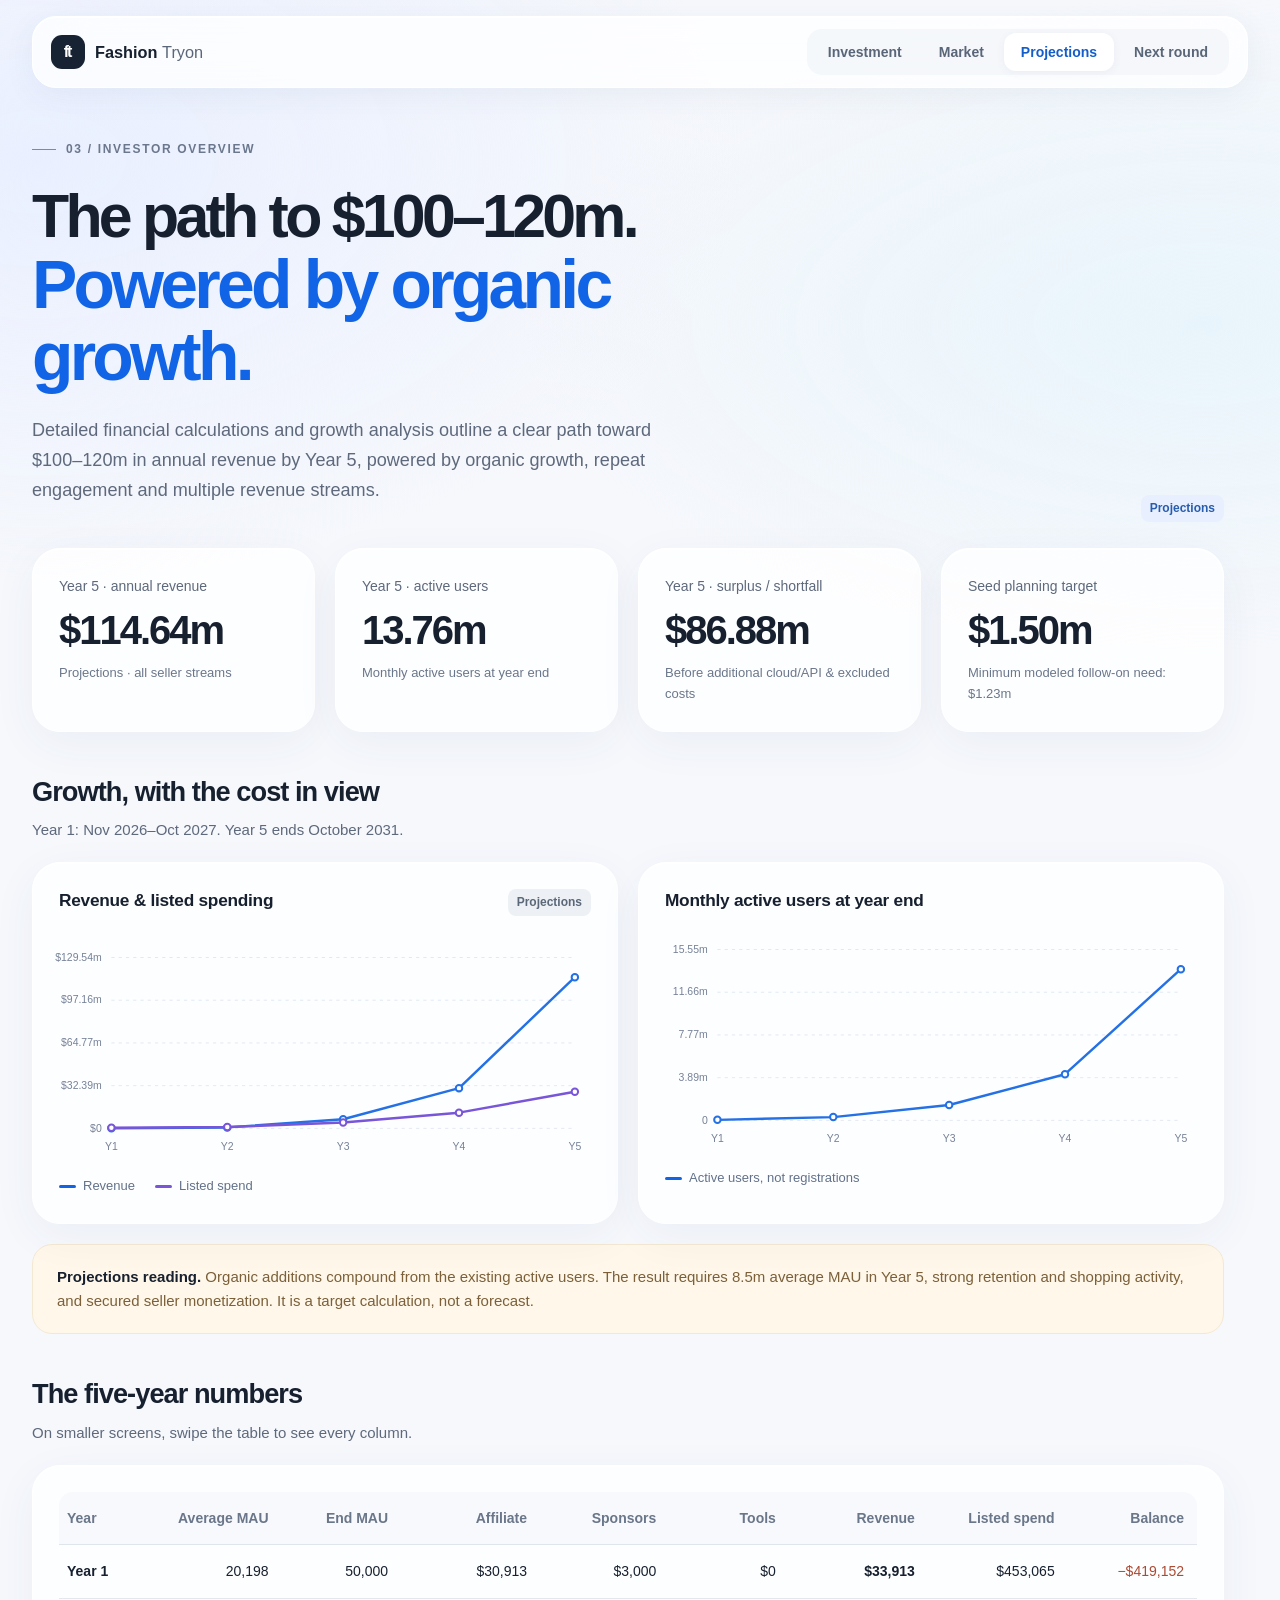
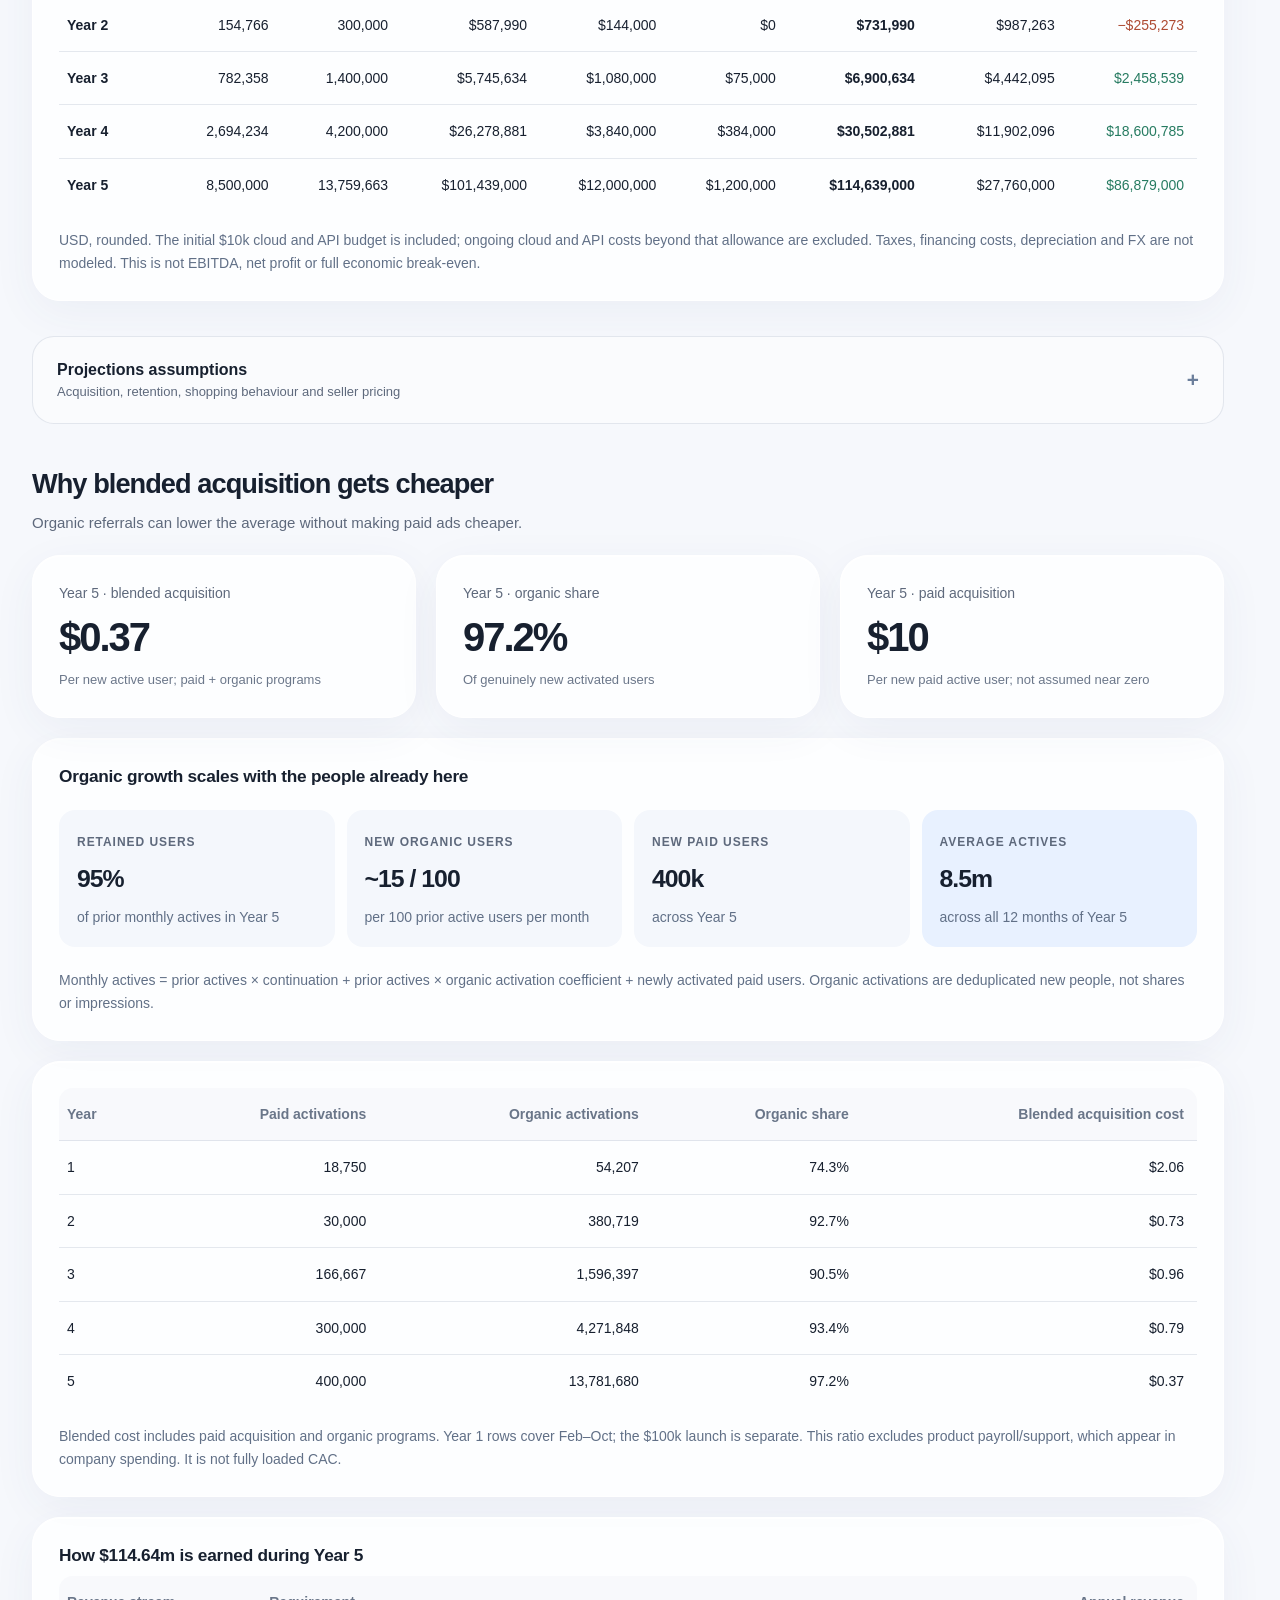
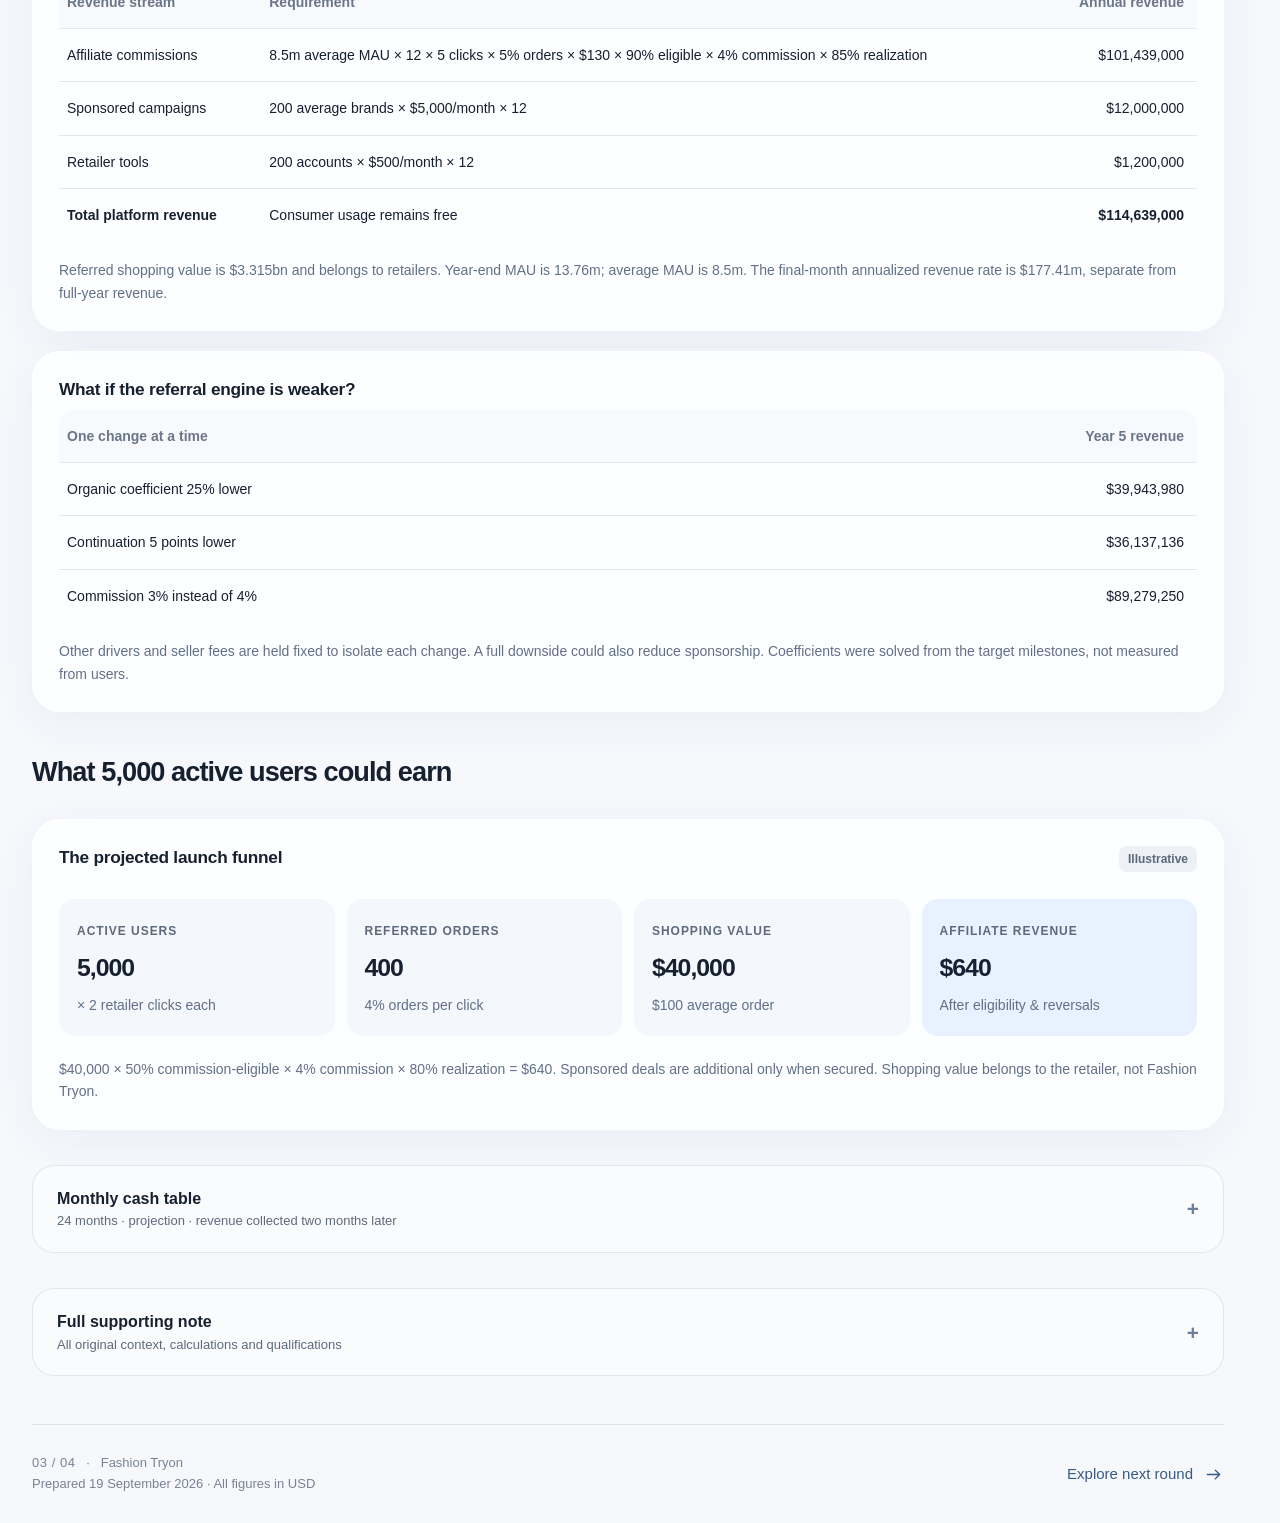
<file: projections/index.html>
<!doctype html>
<html lang="en"><head><meta charset="UTF-8"><meta name="viewport" content="width=device-width,initial-scale=1"><meta name="theme-color" content="#f6f8fc"><meta name="description" content="Fashion Tryon's investment plan, market research, projections and funding milestones. Research and planning assumptions clearly separated."><title>Projections — Fashion Tryon</title><link rel="icon" type="image/svg+xml" href="data:image/svg+xml,%3Csvg xmlns=%22http://www.w3.org/2000/svg%22 viewBox=%220 0 64 64%22%3E%3Crect width=%2264%22 height=%2264%22 rx=%2218%22 fill=%22%23172333%22/%3E%3Ctext x=%2210%22 y=%2243%22 font-family=%22Arial%22 font-weight=%22600%22 font-size=%2234%22 fill=%22white%22%3Eft%3C/text%3E%3C/svg%3E"><link rel="stylesheet" href="../styles.css"></head>
<body><a class="skip" href="#main">Skip to content</a><header class="topbar"><a class="brand" href="../index.html" aria-label="Fashion Tryon investment overview"><span class="brandmark">ft</span><span>Fashion <em>Tryon</em></span></a><nav class="nav" aria-label="Investor pages"><a href="../index.html">Investment</a><a href="../market/index.html">Market</a><a href="../projections/index.html" aria-current="page">Projections</a><a href="../funding/index.html">Next round</a></nav><span class="topmeta">Investor overview · 2026</span></header><main id="main"><div class="projection-head"><div class="page-intro"><div class="eyebrow">03 / Investor overview</div><h1><span class="revenue-heading">The path to $100–120m.</span><br><span class="gradient-text">Powered by organic growth.</span></h1><p class="lead">Detailed financial calculations and growth analysis outline a clear path toward $100–120m in annual revenue by Year 5, powered by organic growth, repeat engagement and multiple revenue streams.</p></div><span class="pill ">Projections</span></div><section class="scenario-panel" id="scenario-Projections" aria-label="Projections scenario"><div class="grid four"><div class="card stat-card"><div class="stat-label">Year 5 · annual revenue</div><div class="stat-value">$114.64m</div><p class="stat-foot">Projections · all seller streams</p></div><div class="card stat-card"><div class="stat-label">Year 5 · active users</div><div class="stat-value">13.76m</div><p class="stat-foot">Monthly active users at year end</p></div><div class="card stat-card"><div class="stat-label">Year 5 · surplus / shortfall</div><div class="stat-value">$86.88m</div><p class="stat-foot">Before additional cloud/API & excluded costs</p></div><div class="card stat-card"><div class="stat-label">Seed planning target</div><div class="stat-value">$1.50m</div><p class="stat-foot">Minimum modeled follow-on need: $1.23m</p></div></div><section class="section"><div class="section-head"><div><h2>Growth, with the cost in view</h2><p>Year 1: Nov 2026–Oct 2027. Year 5 ends October 2031.</p></div></div><div class="grid two"><div class="card chart-card"><div class="row"><h3>Revenue & listed spending</h3><span class="pill gray">Projections</span></div><div class="chart-box"><svg class="chart" viewBox="0 0 660 265" role="img" aria-labelledby="Projectionsrevenue-title"><title id="Projectionsrevenue-title">Revenue, Listed spend: Y1, Y2, Y3, Y4, Y5. Exact values in the tables below.</title><path class="grid-line" d="M65 230.0H640"/><text x="53" y="234.0" text-anchor="end">$0</text><path class="grid-line" d="M65 177.0H640"/><text x="53" y="181.0" text-anchor="end">$32.39m</text><path class="grid-line" d="M65 124.0H640"/><text x="53" y="128.0" text-anchor="end">$64.77m</text><path class="grid-line" d="M65 71.0H640"/><text x="53" y="75.0" text-anchor="end">$97.16m</text><path class="grid-line" d="M65 18.0H640"/><text x="53" y="22.0" text-anchor="end">$129.54m</text><text x="65.0" y="257" text-anchor="middle">Y1</text><text x="208.75" y="257" text-anchor="middle">Y2</text><text x="352.5" y="257" text-anchor="middle">Y3</text><text x="496.25" y="257" text-anchor="middle">Y4</text><text x="640.0" y="257" text-anchor="middle">Y5</text><polyline class="line" stroke="#2470e5" points="65.0,229.9444996207342 208.75,228.80207385986438 352.5,218.70687865597597 496.25,180.080998638938 640.0,42.389380530973426"/><circle class="point" stroke="#2470e5" cx="65.0" cy="229.9444996207342" r="4"><title>Revenue · Y1: $33,913</title></circle><circle class="point" stroke="#2470e5" cx="208.75" cy="228.80207385986438" r="4"><title>Revenue · Y2: $731,990</title></circle><circle class="point" stroke="#2470e5" cx="352.5" cy="218.70687865597597" r="4"><title>Revenue · Y3: $6,900,634</title></circle><circle class="point" stroke="#2470e5" cx="496.25" cy="180.080998638938" r="4"><title>Revenue · Y4: $30,502,881</title></circle><circle class="point" stroke="#2470e5" cx="640.0" cy="42.389380530973426" r="4"><title>Revenue · Y5: $114,639,000</title></circle><polyline class="line" stroke="#7956d8" points="65.0,229.25854326791378 208.75,228.38431105914503 352.5,222.73036086955386 496.25,210.52181477674534 640.0,184.56981658545365"/><circle class="point" stroke="#7956d8" cx="65.0" cy="229.25854326791378" r="4"><title>Listed spend · Y1: $453,065</title></circle><circle class="point" stroke="#7956d8" cx="208.75" cy="228.38431105914503" r="4"><title>Listed spend · Y2: $987,263</title></circle><circle class="point" stroke="#7956d8" cx="352.5" cy="222.73036086955386" r="4"><title>Listed spend · Y3: $4,442,095</title></circle><circle class="point" stroke="#7956d8" cx="496.25" cy="210.52181477674534" r="4"><title>Listed spend · Y4: $11,902,096</title></circle><circle class="point" stroke="#7956d8" cx="640.0" cy="184.56981658545365" r="4"><title>Listed spend · Y5: $27,760,000</title></circle></svg></div><div class="chart-legends"><span><i class="chart-key"></i>Revenue</span><span><i class="chart-key purple"></i>Listed spend</span></div></div><div class="card chart-card"><h3>Monthly active users at year end</h3><div class="chart-box"><svg class="chart" viewBox="0 0 660 265" role="img" aria-labelledby="Projectionsusers-title"><title id="Projectionsusers-title">End MAU: Y1, Y2, Y3, Y4, Y5. Exact values in the tables below.</title><path class="grid-line" d="M65 230.0H640"/><text x="53" y="234.0" text-anchor="end">0</text><path class="grid-line" d="M65 177.0H640"/><text x="53" y="181.0" text-anchor="end">3.89m</text><path class="grid-line" d="M65 124.0H640"/><text x="53" y="128.0" text-anchor="end">7.77m</text><path class="grid-line" d="M65 71.0H640"/><text x="53" y="75.0" text-anchor="end">11.66m</text><path class="grid-line" d="M65 18.0H640"/><text x="53" y="22.0" text-anchor="end">15.55m</text><text x="65.0" y="257" text-anchor="middle">Y1</text><text x="208.75" y="257" text-anchor="middle">Y2</text><text x="352.5" y="257" text-anchor="middle">Y3</text><text x="496.25" y="257" text-anchor="middle">Y4</text><text x="640.0" y="257" text-anchor="middle">Y5</text><polyline class="line" stroke="#2470e5" points="65.0,229.31825865836151 208.75,225.9095519501692 352.5,210.91124243412295 496.25,172.73372730236875 640.0,42.38938053097344"/><circle class="point" stroke="#2470e5" cx="65.0" cy="229.31825865836151" r="4"><title>End MAU · Y1: 50,000</title></circle><circle class="point" stroke="#2470e5" cx="208.75" cy="225.9095519501692" r="4"><title>End MAU · Y2: 300,000</title></circle><circle class="point" stroke="#2470e5" cx="352.5" cy="210.91124243412295" r="4"><title>End MAU · Y3: 1,400,000</title></circle><circle class="point" stroke="#2470e5" cx="496.25" cy="172.73372730236875" r="4"><title>End MAU · Y4: 4,200,000</title></circle><circle class="point" stroke="#2470e5" cx="640.0" cy="42.38938053097344" r="4"><title>End MAU · Y5: 13,759,663</title></circle></svg></div><div class="chart-legends"><span><i class="chart-key"></i>Active users, not registrations</span></div></div></div></section><div class="callout amber" style="margin-top:20px"><strong>Projections reading.</strong> Organic additions compound from the existing active users. The result requires 8.5m average MAU in Year 5, strong retention and shopping activity, and secured seller monetization. It is a target calculation, not a forecast.</div><section class="section"><div class="section-head"><div><h2>The five-year numbers</h2><p>On smaller screens, swipe the table to see every column.</p></div></div><div class="card"><div class="table-wrap" role="region" aria-label="Data table" tabindex="0"><table><thead><tr><th scope="col" class="">Year</th><th scope="col" class="numeric">Average MAU</th><th scope="col" class="numeric">End MAU</th><th scope="col" class="numeric">Affiliate</th><th scope="col" class="numeric">Sponsors</th><th scope="col" class="numeric">Tools</th><th scope="col" class="numeric">Revenue</th><th scope="col" class="numeric">Listed spend</th><th scope="col" class="numeric">Balance</th></tr></thead><tbody><tr><td class=""><strong>Year 1</strong></td><td class="numeric">20,198</td><td class="numeric">50,000</td><td class="numeric">$30,913</td><td class="numeric">$3,000</td><td class="numeric">$0</td><td class="numeric"><strong>$33,913</strong></td><td class="numeric">$453,065</td><td class="numeric"><span class="negative">−$419,152</span></td></tr><tr><td class=""><strong>Year 2</strong></td><td class="numeric">154,766</td><td class="numeric">300,000</td><td class="numeric">$587,990</td><td class="numeric">$144,000</td><td class="numeric">$0</td><td class="numeric"><strong>$731,990</strong></td><td class="numeric">$987,263</td><td class="numeric"><span class="negative">−$255,273</span></td></tr><tr><td class=""><strong>Year 3</strong></td><td class="numeric">782,358</td><td class="numeric">1,400,000</td><td class="numeric">$5,745,634</td><td class="numeric">$1,080,000</td><td class="numeric">$75,000</td><td class="numeric"><strong>$6,900,634</strong></td><td class="numeric">$4,442,095</td><td class="numeric"><span class="positive">$2,458,539</span></td></tr><tr><td class=""><strong>Year 4</strong></td><td class="numeric">2,694,234</td><td class="numeric">4,200,000</td><td class="numeric">$26,278,881</td><td class="numeric">$3,840,000</td><td class="numeric">$384,000</td><td class="numeric"><strong>$30,502,881</strong></td><td class="numeric">$11,902,096</td><td class="numeric"><span class="positive">$18,600,785</span></td></tr><tr><td class=""><strong>Year 5</strong></td><td class="numeric">8,500,000</td><td class="numeric">13,759,663</td><td class="numeric">$101,439,000</td><td class="numeric">$12,000,000</td><td class="numeric">$1,200,000</td><td class="numeric"><strong>$114,639,000</strong></td><td class="numeric">$27,760,000</td><td class="numeric"><span class="positive">$86,879,000</span></td></tr></tbody></table></div><p class="note" style="margin-top:18px">USD, rounded. The initial $10k cloud and API budget is included; ongoing cloud and API costs beyond that allowance are excluded. Taxes, financing costs, depreciation and FX are not modeled. This is not EBITDA, net profit or full economic break-even.</p></div></section><details class="full-note"><summary><span>Projections assumptions<small>Acquisition, retention, shopping behaviour and seller pricing</small></span></summary><div class="note-content"><div class="table-wrap" role="region" aria-label="Data table" tabindex="0"><table><thead><tr><th scope="col" class="">Model input</th><th scope="col" class="numeric">Y1</th><th scope="col" class="numeric">Y2</th><th scope="col" class="numeric">Y3</th><th scope="col" class="numeric">Y4</th><th scope="col" class="numeric">Y5</th></tr></thead><tbody><tr><td class="">Paid cost / new active $</td><td class="numeric">8</td><td class="numeric">8</td><td class="numeric">9</td><td class="numeric">10</td><td class="numeric">10</td></tr><tr><td class="">Monthly active continuation</td><td class="numeric">85%</td><td class="numeric">90%</td><td class="numeric">92%</td><td class="numeric">94%</td><td class="numeric">95%</td></tr><tr><td class="">New organic users per 100 prior MAU</td><td class="numeric">29.084</td><td class="numeric">23.688</td><td class="numeric">19.261</td><td class="numeric">14.466</td><td class="numeric">14.909</td></tr><tr><td class="">Paid acquisition $</td><td class="numeric">$250,000</td><td class="numeric">$240,000</td><td class="numeric">$1,500,000</td><td class="numeric">$3,000,000</td><td class="numeric">$4,000,000</td></tr><tr><td class="">Organic program spend $</td><td class="numeric">$0</td><td class="numeric">$60,000</td><td class="numeric">$200,000</td><td class="numeric">$600,000</td><td class="numeric">$1,200,000</td></tr><tr><td class="">Clicks / MAU / month</td><td class="numeric">2</td><td class="numeric">3</td><td class="numeric">4</td><td class="numeric">4.5</td><td class="numeric">5</td></tr><tr><td class="">Orders per click</td><td class="numeric">4.0%</td><td class="numeric">4.5%</td><td class="numeric">5.0%</td><td class="numeric">5.0%</td><td class="numeric">5.0%</td></tr><tr><td class="">Order value $</td><td class="numeric">100</td><td class="numeric">110</td><td class="numeric">120</td><td class="numeric">125</td><td class="numeric">130</td></tr><tr><td class="">Eligible + attributed share</td><td class="numeric">50%</td><td class="numeric">65%</td><td class="numeric">75%</td><td class="numeric">85%</td><td class="numeric">90%</td></tr><tr><td class="">Realization after reversals</td><td class="numeric">80%</td><td class="numeric">82%</td><td class="numeric">85%</td><td class="numeric">85%</td><td class="numeric">85%</td></tr><tr><td class="">Average paying sponsors</td><td class="numeric">1</td><td class="numeric">8</td><td class="numeric">30</td><td class="numeric">80</td><td class="numeric">200</td></tr><tr><td class="">Monthly sponsor fee $</td><td class="numeric">500</td><td class="numeric">1500</td><td class="numeric">3000</td><td class="numeric">4000</td><td class="numeric">5000</td></tr><tr><td class="">Average tools accounts</td><td class="numeric">0</td><td class="numeric">0</td><td class="numeric">25</td><td class="numeric">80</td><td class="numeric">200</td></tr><tr><td class="">Monthly tools fee $</td><td class="numeric">0</td><td class="numeric">0</td><td class="numeric">250</td><td class="numeric">400</td><td class="numeric">500</td></tr></tbody></table></div><p>All inputs are unvalidated planning assumptions. New organic users scale with prior active users.</p><p>Commission / realization: 4% / 80–85%. Sponsorship begins May 2027. Retailer tools are optional from Year 3. Other operating spend starts February 2027 and pays for the dedicated team and improvements.</p></div></details><section class="section"><div class="section-head"><div><h2>Why blended acquisition gets cheaper</h2><p>Organic referrals can lower the average without making paid ads cheaper.</p></div></div><div class="grid three"><div class="card stat-card"><div class="stat-label">Year 5 · blended acquisition</div><div class="stat-value">$0.37</div><p class="stat-foot">Per new active user; paid + organic programs</p></div><div class="card stat-card"><div class="stat-label">Year 5 · organic share</div><div class="stat-value">97.2%</div><p class="stat-foot">Of genuinely new activated users</p></div><div class="card stat-card"><div class="stat-label">Year 5 · paid acquisition</div><div class="stat-value">$10</div><p class="stat-foot">Per new paid active user; not assumed near zero</p></div></div><div class="card" style="margin-top:20px"><h3>Organic growth scales with the people already here</h3><div class="equation"><div class="equation-item"><span class="mini-label">Retained users</span><strong>95%</strong><span class="note">of prior monthly actives in Year 5</span></div><div class="equation-item"><span class="mini-label">New organic users</span><strong>~15 / 100</strong><span class="note">per 100 prior active users per month</span></div><div class="equation-item"><span class="mini-label">New paid users</span><strong>400k</strong><span class="note">across Year 5</span></div><div class="equation-item"><span class="mini-label">Average actives</span><strong>8.5m</strong><span class="note">across all 12 months of Year 5</span></div></div><p class="note">Monthly actives = prior actives × continuation + prior actives × organic activation coefficient + newly activated paid users. Organic activations are deduplicated new people, not shares or impressions.</p></div><div class="card" style="margin-top:20px"><div class="table-wrap" role="region" aria-label="Data table" tabindex="0"><table><thead><tr><th scope="col" class="">Year</th><th scope="col" class="numeric">Paid activations</th><th scope="col" class="numeric">Organic activations</th><th scope="col" class="numeric">Organic share</th><th scope="col" class="numeric">Blended acquisition cost</th></tr></thead><tbody><tr><td class="">1</td><td class="numeric">18,750</td><td class="numeric">54,207</td><td class="numeric">74.3%</td><td class="numeric">$2.06</td></tr><tr><td class="">2</td><td class="numeric">30,000</td><td class="numeric">380,719</td><td class="numeric">92.7%</td><td class="numeric">$0.73</td></tr><tr><td class="">3</td><td class="numeric">166,667</td><td class="numeric">1,596,397</td><td class="numeric">90.5%</td><td class="numeric">$0.96</td></tr><tr><td class="">4</td><td class="numeric">300,000</td><td class="numeric">4,271,848</td><td class="numeric">93.4%</td><td class="numeric">$0.79</td></tr><tr><td class="">5</td><td class="numeric">400,000</td><td class="numeric">13,781,680</td><td class="numeric">97.2%</td><td class="numeric">$0.37</td></tr></tbody></table></div><p class="note" style="margin-top:18px">Blended cost includes paid acquisition and organic programs. Year 1 rows cover Feb–Oct; the $100k launch is separate. This ratio excludes product payroll/support, which appear in company spending. It is not fully loaded CAC.</p></div><div class="card" style="margin-top:20px"><h3>How $114.64m is earned during Year 5</h3><div class="table-wrap" role="region" aria-label="Data table" tabindex="0"><table><thead><tr><th scope="col" class="">Revenue stream</th><th scope="col" class="">Requirement</th><th scope="col" class="numeric">Annual revenue</th></tr></thead><tbody><tr><td class="">Affiliate commissions</td><td class="">8.5m average MAU × 12 × 5 clicks × 5% orders × $130 × 90% eligible × 4% commission × 85% realization</td><td class="numeric">$101,439,000</td></tr><tr><td class="">Sponsored campaigns</td><td class="">200 average brands × $5,000/month × 12</td><td class="numeric">$12,000,000</td></tr><tr><td class="">Retailer tools</td><td class="">200 accounts × $500/month × 12</td><td class="numeric">$1,200,000</td></tr><tr><td class=""><strong>Total platform revenue</strong></td><td class="">Consumer usage remains free</td><td class="numeric"><strong>$114,639,000</strong></td></tr></tbody></table></div><p class="note" style="margin-top:18px">Referred shopping value is $3.315bn and belongs to retailers. Year-end MAU is 13.76m; average MAU is 8.5m. The final-month annualized revenue rate is $177.41m, separate from full-year revenue.</p></div><div class="card" style="margin-top:20px"><h3>What if the referral engine is weaker?</h3><div class="table-wrap" role="region" aria-label="Data table" tabindex="0"><table><thead><tr><th scope="col" class="">One change at a time</th><th scope="col" class="numeric">Year 5 revenue</th></tr></thead><tbody><tr><td class="">Organic coefficient 25% lower</td><td class="numeric">$39,943,980</td></tr><tr><td class="">Continuation 5 points lower</td><td class="numeric">$36,137,136</td></tr><tr><td class="">Commission 3% instead of 4%</td><td class="numeric">$89,279,250</td></tr></tbody></table></div><p class="note" style="margin-top:18px">Other drivers and seller fees are held fixed to isolate each change. A full downside could also reduce sponsorship. Coefficients were solved from the target milestones, not measured from users.</p></div></section></section><section class="section"><div class="section-head"><div><h2>What 5,000 active users could earn</h2></div></div><div class="card"><div class="row"><h3>The projected launch funnel</h3><span class="pill gray">Illustrative</span></div><div class="equation"><div class="equation-item"><span class="mini-label">Active users</span><strong>5,000</strong><span class="note">× 2 retailer clicks each</span></div><div class="equation-item"><span class="mini-label">Referred orders</span><strong>400</strong><span class="note">4% orders per click</span></div><div class="equation-item"><span class="mini-label">Shopping value</span><strong>$40,000</strong><span class="note">$100 average order</span></div><div class="equation-item"><span class="mini-label">Affiliate revenue</span><strong>$640</strong><span class="note">After eligibility & reversals</span></div></div><p class="note">$40,000 × 50% commission-eligible × 4% commission × 80% realization = $640. Sponsored deals are additional only when secured. Shopping value belongs to the retailer, not Fashion Tryon.</p></div></section><details class="full-note"><summary><span>Monthly cash table<small>24 months · projection · revenue collected two months later</small></span></summary><div class="note-content"><p>Opening cash after the $90k development payment: $110k, allocated to $100k marketing and $10k cloud/API. No later round is automatically inserted. Negative cash means cuts or financing are required.</p><div class="table-wrap" role="region" aria-label="Data table" tabindex="0"><table><thead><tr><th scope="col" class="">Month</th><th scope="col" class="numeric">MAU</th><th scope="col" class="numeric">Revenue</th><th scope="col" class="numeric">Collected</th><th scope="col" class="numeric">Marketing</th><th scope="col" class="numeric">Other spend</th><th scope="col" class="numeric">Funding</th><th scope="col" class="numeric">End cash</th></tr></thead><tbody><tr><td class="">2026-11</td><td class="numeric">1,000</td><td class="numeric">$17</td><td class="numeric">$0</td><td class="numeric">$30,000</td><td class="numeric">$10,000</td><td class="numeric">$0</td><td class="numeric"><span class="">$70,000</span></td></tr><tr><td class="">2026-12</td><td class="numeric">5,000</td><td class="numeric">$640</td><td class="numeric">$0</td><td class="numeric">$50,000</td><td class="numeric">$0</td><td class="numeric">$0</td><td class="numeric"><span class="">$20,000</span></td></tr><tr><td class="">2027-01</td><td class="numeric">5,000</td><td class="numeric">$640</td><td class="numeric">$17</td><td class="numeric">$20,000</td><td class="numeric">$0</td><td class="numeric">$0</td><td class="numeric"><span class="">$17</span></td></tr><tr><td class="">2027-02</td><td class="numeric">7,788</td><td class="numeric">$997</td><td class="numeric">$640</td><td class="numeric">$16,667</td><td class="numeric">$19,268</td><td class="numeric">$1,500,000</td><td class="numeric"><span class="">$1,464,723</span></td></tr><tr><td class="">2027-03</td><td class="numeric">10,968</td><td class="numeric">$1,404</td><td class="numeric">$640</td><td class="numeric">$16,667</td><td class="numeric">$19,649</td><td class="numeric">$0</td><td class="numeric"><span class="">$1,429,046</span></td></tr><tr><td class="">2027-04</td><td class="numeric">14,596</td><td class="numeric">$1,868</td><td class="numeric">$997</td><td class="numeric">$16,667</td><td class="numeric">$20,085</td><td class="numeric">$0</td><td class="numeric"><span class="">$1,393,292</span></td></tr><tr><td class="">2027-05</td><td class="numeric">18,735</td><td class="numeric">$2,898</td><td class="numeric">$1,404</td><td class="numeric">$16,667</td><td class="numeric">$20,632</td><td class="numeric">$0</td><td class="numeric"><span class="">$1,357,397</span></td></tr><tr><td class="">2027-06</td><td class="numeric">23,457</td><td class="numeric">$3,502</td><td class="numeric">$1,868</td><td class="numeric">$16,667</td><td class="numeric">$21,198</td><td class="numeric">$0</td><td class="numeric"><span class="">$1,321,401</span></td></tr><tr><td class="">2027-07</td><td class="numeric">28,844</td><td class="numeric">$4,192</td><td class="numeric">$2,898</td><td class="numeric">$16,667</td><td class="numeric">$21,845</td><td class="numeric">$0</td><td class="numeric"><span class="">$1,285,788</span></td></tr><tr><td class="">2027-08</td><td class="numeric">34,990</td><td class="numeric">$4,979</td><td class="numeric">$3,502</td><td class="numeric">$16,667</td><td class="numeric">$22,582</td><td class="numeric">$0</td><td class="numeric"><span class="">$1,250,041</span></td></tr><tr><td class="">2027-09</td><td class="numeric">42,001</td><td class="numeric">$5,876</td><td class="numeric">$4,192</td><td class="numeric">$16,667</td><td class="numeric">$23,423</td><td class="numeric">$0</td><td class="numeric"><span class="">$1,214,143</span></td></tr><tr><td class="">2027-10</td><td class="numeric">50,000</td><td class="numeric">$6,900</td><td class="numeric">$4,979</td><td class="numeric">$16,667</td><td class="numeric">$24,383</td><td class="numeric">$0</td><td class="numeric"><span class="">$1,178,072</span></td></tr><tr><td class="">2027-11</td><td class="numeric">59,344</td><td class="numeric">$30,789</td><td class="numeric">$5,876</td><td class="numeric">$20,000</td><td class="numeric">$50,821</td><td class="numeric">$0</td><td class="numeric"><span class="">$1,113,127</span></td></tr><tr><td class="">2027-12</td><td class="numeric">69,968</td><td class="numeric">$34,152</td><td class="numeric">$6,900</td><td class="numeric">$20,000</td><td class="numeric">$52,096</td><td class="numeric">$0</td><td class="numeric"><span class="">$1,047,931</span></td></tr><tr><td class="">2028-01</td><td class="numeric">82,045</td><td class="numeric">$37,976</td><td class="numeric">$30,789</td><td class="numeric">$20,000</td><td class="numeric">$53,545</td><td class="numeric">$0</td><td class="numeric"><span class="">$1,005,174</span></td></tr><tr><td class="">2028-02</td><td class="numeric">95,776</td><td class="numeric">$42,323</td><td class="numeric">$34,152</td><td class="numeric">$20,000</td><td class="numeric">$55,193</td><td class="numeric">$0</td><td class="numeric"><span class="">$964,133</span></td></tr><tr><td class="">2028-03</td><td class="numeric">111,386</td><td class="numeric">$47,265</td><td class="numeric">$37,976</td><td class="numeric">$20,000</td><td class="numeric">$57,066</td><td class="numeric">$0</td><td class="numeric"><span class="">$925,042</span></td></tr><tr><td class="">2028-04</td><td class="numeric">129,133</td><td class="numeric">$52,884</td><td class="numeric">$42,323</td><td class="numeric">$20,000</td><td class="numeric">$59,196</td><td class="numeric">$0</td><td class="numeric"><span class="">$888,169</span></td></tr><tr><td class="">2028-05</td><td class="numeric">149,310</td><td class="numeric">$59,272</td><td class="numeric">$47,265</td><td class="numeric">$20,000</td><td class="numeric">$61,617</td><td class="numeric">$0</td><td class="numeric"><span class="">$853,817</span></td></tr><tr><td class="">2028-06</td><td class="numeric">172,248</td><td class="numeric">$66,534</td><td class="numeric">$52,884</td><td class="numeric">$20,000</td><td class="numeric">$64,370</td><td class="numeric">$0</td><td class="numeric"><span class="">$822,331</span></td></tr><tr><td class="">2028-07</td><td class="numeric">198,326</td><td class="numeric">$74,790</td><td class="numeric">$59,272</td><td class="numeric">$20,000</td><td class="numeric">$67,499</td><td class="numeric">$0</td><td class="numeric"><span class="">$794,103</span></td></tr><tr><td class="">2028-08</td><td class="numeric">227,974</td><td class="numeric">$84,177</td><td class="numeric">$66,534</td><td class="numeric">$20,000</td><td class="numeric">$71,057</td><td class="numeric">$0</td><td class="numeric"><span class="">$769,580</span></td></tr><tr><td class="">2028-09</td><td class="numeric">261,680</td><td class="numeric">$94,848</td><td class="numeric">$74,790</td><td class="numeric">$20,000</td><td class="numeric">$75,102</td><td class="numeric">$0</td><td class="numeric"><span class="">$749,269</span></td></tr><tr><td class="">2028-10</td><td class="numeric">300,000</td><td class="numeric">$106,981</td><td class="numeric">$84,177</td><td class="numeric">$20,000</td><td class="numeric">$79,700</td><td class="numeric">$0</td><td class="numeric"><span class="">$733,746</span></td></tr></tbody></table></div></div></details><details class="full-note"><summary><span>Full supporting note<small>All original context, calculations and qualifications</small></span></summary><div class="note-content"><p>FASHION TRYON | Investor discussion notes | Revised 19 September 2026
All amounts USD. Founder ambition, research and modeled requirements are distinguished.</p><p>THE NEW GOAL: $100–120 MILLION IN ANNUAL YEAR 5 REVENUE
The founder wants an organic-growth path. We interpret the target as revenue earned over all of Year 5 (November 2030–October 2031), not merely a final-month annualized run rate and not merchandise value. The worked target produces $114.639m annual platform revenue.</p><p>This is a reverse-solved target scenario: what would have to happen to reach the ambition. It is not a validated forecast or a claim that organic growth is inevitable.</p><p>THE GROWTH MODEL
Organic additions compound with active users independently of advertising. The model uses:
Monthly actives = previous actives x continuation rate + newly activated paid users + newly activated organic users.
Paid additions = paid acquisition spend / paid cost per activation.
Organic additions = prior-month actives x organic activation coefficient k.
Only genuinely new, activated users count; remove repeat invites, duplicate accounts and existing users. Reactivated former users are not also counted as new acquisitions.</p><p>The model anchors Jan 2027 at 5,000 active users. It then solves k to reach 50k, 300k, 1.4m and 4.2m year-end actives in Years 1–4 and 8.5m average monthly actives in Year 5. Those milestones are planning targets, not research estimates. Model precision shows the arithmetic, not forecast confidence.</p><p>FIVE-YEAR PROJECTIONS
Year | Average MAU | End MAU | Affiliate revenue | Sponsors | Retailer tools | Total revenue
1 | 20,198 | 50,000 | $30,913 | $3,000 | $0 | $33,913
2 | 154,766 | 300,000 | $587,990 | $144,000 | $0 | $731,990
3 | 782,358 | 1,400,000 | $5,745,634 | $1,080,000 | $75,000 | $6,900,634
4 | 2,694,234 | 4,200,000 | $26,278,881 | $3,840,000 | $384,000 | $30,502,881
5 | 8,500,000 | 13,759,663 | $101,439,000 | $12,000,000 | $1,200,000 | $114,639,000</p><p>Year 1 = Nov 2026–Oct 2027; Year 5 ends Oct 2031. The financial model retains its November 2026 reporting start and illustrative prelaunch activity; the public launch plan is Christmas 2026. The $200k founding allocation and January 5,000-user goal remain unchanged.</p><p>HOW ORGANIC GROWTH LOWERS ACQUISITION COST
Paid cost per activation does not automatically decline when a product grows through referrals. Blended acquisition cost falls because more people arrive without a paid placement. Organic growth still has creator, content, community and referral-program expenses.
Year | Paid cost/new active | Paid additions | Organic additions | Organic share | Acquisition + organic program spend | Blended cost/new active
1 | $8 | 18,750 | 54,207 | 74.3% | $150,000 | $2.06
2 | $8 | 30,000 | 380,719 | 92.7% | $300,000 | $0.73
3 | $9 | 166,667 | 1,596,397 | 90.5% | $1,700,000 | $0.96
4 | $10 | 300,000 | 4,271,848 | 93.4% | $3,600,000 | $0.79
5 | $10 | 400,000 | 13,781,680 | 97.2% | $5,200,000 | $0.37
Year 1 acquisition rows cover February–October only; the separate $100k launch has a $20 per target January-active ratio, not a measured CPA. Annual marketing includes that $100k. Blended cost uses paid + organic-program spending divided by unique new paid + organic activations. It is not a fully loaded customer CAC: product payroll/support are excluded from this acquisition-only ratio. Total company spending includes them separately.</p><p>GROWTH REQUIREMENTS
Input | Y1 | Y2 | Y3 | Y4 | Y5
Monthly active continuation | 85% | 90% | 92% | 94% | 95%
New organic activations per 100 prior MAU | 29.084 | 23.688 | 19.261 | 14.466 | 14.909
Net monthly base multiplier before paid additions | 1.1408x | 1.1369x | 1.1126x | 1.0847x | 1.0991x
In Year 5, about 15 new organic active users per 100 prior active users are required every month, alongside 95% monthly continuation. Illustrative mechanism: 25% of active users sharing x 3 distinct qualified new recipients x 20% activation = 0.15. This is an example to validate, not evidence of actual sharing. Saturation and the probability of a rapid growth breakout are not modeled. A single growth spike is insufficient; the compounding effect must persist across many monthly cycles. The 95% continuation is an active-base modeling assumption, not measured 12-month cohort retention.</p><p>REVENUE REQUIREMENTS
Input | Y1 | Y2 | Y3 | Y4 | Y5
Retailer clicks / MAU / month | 2 | 3 | 4 | 4.5 | 5
Orders per retailer click | 4.0% | 4.5% | 5.0% | 5.0% | 5.0%
Order value $ | 100 | 110 | 120 | 125 | 130
Commission-eligible + attributed share | 50% | 65% | 75% | 85% | 90%
Commission rate | 4% | 4% | 4% | 4% | 4%
Realization after returns/cancellations | 80% | 82% | 85% | 85% | 85%
Average paying sponsors | 1 | 8 | 30 | 80 | 200
Monthly sponsor fee $ | 500 | 1500 | 3000 | 4000 | 5000
Average retailer tools accounts | 0 | 0 | 25 | 80 | 200
Monthly tools fee $ | 0 | 0 | 250 | 400 | 500
All inputs except the published commission examples are assumptions. Sponsorship starts May 2027, giving six billed months in Year 1. Tools start Year 3, conditional on a useful paid service and separate customer demand. Counts are average paying accounts, not total signed logos. Sponsor and tools counts are separate revenue streams; the same retailer is charged for both only if it buys distinct services. Sponsorship and tools delivery/servicing costs are modeled at 10% of those revenues.</p><p>THE YEAR 5 REVENUE BRIDGE
8.5m average MAU x 12 x 5 clicks x 5% orders/click = 25.5m referred orders.
25.5m orders x $130 = $3.315bn referred merchandise value.
$3.315bn x 90% commission-eligible/attributed x 4% commission x 85% realization = $101.439m affiliate revenue.
200 average paying sponsors x $5,000/month x 12 = $12m sponsorship revenue.
200 retailer tools accounts x $500/month x 12 = $1.2m retailer-tools revenue.
Total = $114.639m annual platform revenue. The $3.315bn shopping value belongs to retailers.
Without sponsorship and tools, affiliate revenue alone is $101.439m under the same strong shopping assumptions. Consumer usage remains free and suitable unpaid-retailer products can still be recommended; the 90% monetized share must be achieved without suppressing useful unpaid recommendations.</p><p>THE $100–120M RANGE
At the Year 5 funnel, net annual affiliate revenue per average monthly active user is $11.934. With $13.2m seller fees held fixed:
$100m needs 7.273m average MAU; $110m needs 8.111m; $120m needs 8.949m.
These are average active users across the whole year, not downloads or a year-end count. The worked 8.5m average produces 13.760m end-of-year MAU. Its final-month annualized revenue rate is $177.408m; that is separate from the $114.639m earned during Year 5.</p><p>COSTS AND FUNDING STILL MATTER
The initial $10,000 cloud/API budget is included. Ongoing cloud/API spending beyond it is excluded. The following are cash expense allowances, not verified quotations or full company profit calculations. No tax, depreciation, finance or FX effects are included.
Expense | Y1 | Y2 | Y3 | Y4 | Y5
Paid acquisition | $250,000 | $240,000 | $1,500,000 | $3,000,000 | $4,000,000
Organic programs | $0 | $60,000 | $200,000 | $600,000 | $1,200,000
Fixed team + product + partnerships/admin | $165,000 | $450,000 | $1,500,000 | $4,000,000 | $9,000,000
Variable support/catalog/operations | $27,765 | $222,863 | $1,126,595 | $3,879,696 | $12,240,000
Seller delivery/servicing | $300 | $14,400 | $115,500 | $422,400 | $1,320,000
Initial cloud/API | $10,000 | $0 | $0 | $0 | $0
Total listed spend | $453,065 | $987,263 | $4,442,095 | $11,902,096 | $27,760,000
Surplus / shortfall before excluded costs | -$419,152 | -$255,273 | $2,458,539 | $18,600,785 | $86,879,000
Variable non-hosting support/catalog/operations cost is $0.12 per MAU-month, starting February 2027. Dedicated team costs start when the modeled seed closes; PSQUARE&#x27;s included support is not billed twice. Cost scaling remains provisional and must be replaced by operational evidence. Organic user growth is not a reason to assume zero operating cost.</p><p>REVISED FUNDING RECOMMENDATION FOR THIS TARGET
The mathematical minimum follow-on cash need after the $200k founding round is $1,229,248, assuming current expense timing and two-month seller payment lags. Recommend planning a $1.5m seed with closing modeled in February 2027. This is uncommitted and conditional on evidence, not a valuation claim.
With $1.5m, the lowest post-seed modeled cash is $270,752 in January 2029 (Month 27). No further round is inserted in the projections; the forecast only self-funds if its revenue and cost assumptions hold.
Pre-seed launch cash is almost fully used by January 2027. Delayed funding requires a separate bridge or postponed hiring/growth. A three-month delay with unchanged target spending needs approximately $106,708. Included support does not pay for continued marketing.</p><p>FIRST 24 MONTHS — PROJECTED CASH PLAN
Month | MAU | Revenue | Collections | Listed spending | Funding | End cash
2026-11 | 1,000 | $17 | $0 | $40,000 | $0 | $70,000
2026-12 | 5,000 | $640 | $0 | $50,000 | $0 | $20,000
2027-01 | 5,000 | $640 | $17 | $20,000 | $0 | $17
2027-02 | 7,788 | $997 | $640 | $35,935 | $1,500,000 | $1,464,723
2027-03 | 10,968 | $1,404 | $640 | $36,316 | $0 | $1,429,046
2027-04 | 14,596 | $1,868 | $997 | $36,751 | $0 | $1,393,292
2027-05 | 18,735 | $2,898 | $1,404 | $37,298 | $0 | $1,357,397
2027-06 | 23,457 | $3,502 | $1,868 | $37,865 | $0 | $1,321,401
2027-07 | 28,844 | $4,192 | $2,898 | $38,511 | $0 | $1,285,788
2027-08 | 34,990 | $4,979 | $3,502 | $39,249 | $0 | $1,250,041
2027-09 | 42,001 | $5,876 | $4,192 | $40,090 | $0 | $1,214,143
2027-10 | 50,000 | $6,900 | $4,979 | $41,050 | $0 | $1,178,072
2027-11 | 59,344 | $30,789 | $5,876 | $70,821 | $0 | $1,113,127
2027-12 | 69,968 | $34,152 | $6,900 | $72,096 | $0 | $1,047,931
2028-01 | 82,045 | $37,976 | $30,789 | $73,545 | $0 | $1,005,174
2028-02 | 95,776 | $42,323 | $34,152 | $75,193 | $0 | $964,133
2028-03 | 111,386 | $47,265 | $37,976 | $77,066 | $0 | $925,042
2028-04 | 129,133 | $52,884 | $42,323 | $79,196 | $0 | $888,169
2028-05 | 149,310 | $59,272 | $47,265 | $81,617 | $0 | $853,817
2028-06 | 172,248 | $66,534 | $52,884 | $84,370 | $0 | $822,331
2028-07 | 198,326 | $74,790 | $59,272 | $87,499 | $0 | $794,103
2028-08 | 227,974 | $84,177 | $66,534 | $91,057 | $0 | $769,580
2028-09 | 261,680 | $94,848 | $74,790 | $95,102 | $0 | $749,269
2028-10 | 300,000 | $106,981 | $84,177 | $99,700 | $0 | $733,746</p><p>SENSITIVITY — CHANGE ONE DRIVER, KEEP OTHER ASSUMPTIONS FIXED
Stress | Year 5 average MAU | Year 5 revenue
Organic coefficient 25% lower | 2,240,990 | $39,943,980
Continuation 5 points lower | 1,921,999 | $36,137,136
Commission 3% instead of 4% | 8,500,000 | $89,279,250
The acquisition stresses keep sponsor/tools revenue unchanged to isolate the modeled change; a full downside could also reduce seller fees. This shows why a projection is not a promise.</p><p>MARKET CHECK AND SOURCE BASIS
The target Year 5 referred merchandise value is 1.024% of the $323.751bn five-country 2025 market reference, and 10.239% of the $32.3751bn conditional SAM. These are frozen-denominator scale checks, not exact future shares. At this scale, winning a material part of the conditional SAM is necessary; saying the global market is large does not validate the plan.
US-only in Year 1; UK from Nov 2027, Canada Feb 2028, UAE May 2028 and Australia Nov 2028. The same entry dates are preserved. Paid-new-user allocation follows the country entry schedule; organic additions compound within launched country cohorts. No additional countries or market growth are silently added.
Amazon&#x27;s official US standard schedule lists 4% for selected fashion categories; Yours Clothing US on Awin lists 3–5%. Rechecked 19 September 2026. Neither proves international rates or program approval. No researched source establishes this app&#x27;s organic activation coefficient, CAC, retention, conversion or sponsorship pricing.
<a href="https://affiliate-program.amazon.com/help/node/topic/GRXPHT8U84RAYDXZ" target="_blank" rel="noopener noreferrer">https://affiliate-program.amazon.com/help/node/topic/GRXPHT8U84RAYDXZ</a>
<a href="https://ui.awin.com/merchant-profile/46979" target="_blank" rel="noopener noreferrer">https://ui.awin.com/merchant-profile/46979</a>
Market source links and methodology: note 02.
</p></div></details><footer class="page-footer"><div><span class="page-indicator">03 / 04</span> &nbsp; · &nbsp; Fashion Tryon<br>Prepared 19 September 2026 · All figures in USD</div><a class="next-link" href="../funding/index.html">Explore next round <svg class="icon" viewBox="0 0 24 24" aria-hidden="true"><path d="M5 12h14m-5-5 5 5-5 5"/></svg></a></footer></main></body></html>
</file>
<file: styles.css>
@charset "UTF-8";
:root{color-scheme:light;--ink:#17202f;--muted:#5e697c;--blue:#1264e7;--purple:#7956d8;--cyan:#33a6cd;--line:rgba(35,61,102,.11);--shadow:0 12px 45px rgba(48,75,120,.055),inset 0 1px 0 rgba(255,255,255,.95);--radius:28px;--font:-apple-system,BlinkMacSystemFont,"Segoe UI",sans-serif}
*{box-sizing:border-box}html{scroll-behavior:smooth;scroll-padding-top:110px}body{margin:0;background:#f6f8fc;color:var(--ink);font:16px/1.6 var(--font);-webkit-font-smoothing:antialiased}body:before{content:"";position:fixed;inset:0;z-index:-1;background:radial-gradient(ellipse at 3% 18%,#e9efff 0,transparent 40%),radial-gradient(ellipse at 94% 36%,#e8f4fb 0,transparent 40%);pointer-events:none}a{color:var(--blue);text-decoration:none}a:hover{text-decoration:underline}button,summary,a{-webkit-tap-highlight-color:transparent}button{font:inherit;cursor:pointer}button:focus-visible,a:focus-visible,summary:focus-visible,[tabindex]:focus-visible{outline:3px solid #1264e7;outline-offset:5px}h1,h2,h3,p{margin-top:0}h1{font-size:clamp(2.6rem,5.3vw,4.4rem);font-weight:650;letter-spacing:-.055em;line-height:1.06;margin-bottom:23px}h2{font-size:1.7rem;font-weight:620;line-height:1.2;letter-spacing:-.035em;margin-bottom:10px}h3{font-size:1.08rem;line-height:1.35;letter-spacing:-.015em;margin-bottom:8px}p{margin-bottom:16px}small{font-size:.8125rem}svg{display:block}strong{font-weight:650}::selection{background:#c8dfff}.skip{position:fixed;left:12px;top:-100px;z-index:20;background:white;padding:12px}.skip:focus{top:10px}
.topbar{position:sticky;top:16px;z-index:10;width:calc(100% - 64px);max-width:1256px;margin:16px auto 0;padding:12px 18px;border:1px solid #fff;border-radius:24px;background:rgba(255,255,255,.78);box-shadow:0 8px 32px #334b7210,inset 0 1px 0 white;backdrop-filter:blur(24px) saturate(160%);-webkit-backdrop-filter:blur(24px) saturate(160%);display:flex;align-items:center;justify-content:space-between;gap:24px}.brand{display:flex;gap:10px;align-items:center;color:var(--ink);font-size:1.02rem;font-weight:680;white-space:nowrap}.brand:hover{text-decoration:none}.brandmark{width:34px;height:34px;border-radius:11px;display:grid;place-items:center;background:#172333;color:white;font-size:16px;letter-spacing:-2px;padding-right:2px}.brand em{font-style:normal;font-weight:450;color:#5b6678}.nav{display:flex;gap:3px;background:#eef1f780;border-radius:15px;padding:4px}.nav a{padding:8px 17px;border-radius:12px;color:#596578;font-weight:550;font-size:.875rem;white-space:nowrap;transition:.2s}.nav a:hover{text-decoration:none;background:#fff8}.nav a[aria-current=page]{color:#145eca;background:white;box-shadow:0 2px 9px #3b4f7110}.topmeta{font-size:.75rem;letter-spacing:.08em;text-transform:uppercase;color:#798396}
main{max-width:1192px;margin:0 auto;padding:52px 0 0}.page-intro{max-width:810px;margin-bottom:34px}.eyebrow{font-size:.75rem;font-weight:650;letter-spacing:.14em;text-transform:uppercase;color:#6a778c;margin-bottom:18px;display:flex;align-items:center;gap:10px}.eyebrow:before{content:"";display:block;height:1px;width:24px;background:#7d8ba0}.lead{color:var(--muted);font-size:1.13rem;line-height:1.65;max-width:620px}.gradient-text{color:var(--blue)}.pill{display:inline-flex;align-items:center;font-size:.75rem;line-height:1.4;padding:5px 9px;border-radius:8px;background:#e8f0ff;color:#285cad;font-weight:600;white-space:nowrap}.pill.gray{background:#edf0f4;color:#5b6879}.pill.amber{background:#fff1d9;color:#8c5912}.row{display:flex;justify-content:space-between;gap:20px;align-items:flex-start}.row.center{align-items:center}.section{margin-top:44px}.section-head{margin-bottom:20px;display:flex;align-items:end;gap:16px;justify-content:space-between}.section-head p{margin:6px 0 0;color:var(--muted);font-size:.9375rem}.card{background:rgba(255,255,255,.76);border:1px solid white;border-radius:var(--radius);padding:30px;box-shadow:var(--shadow);min-width:0}.card.white{background:#fff}.card.tint{background:linear-gradient(130deg,#e8f0ffdd,#f7fbffff);border-color:#fff}.grid{display:grid;gap:20px}.grid.two{grid-template-columns:repeat(2,minmax(0,1fr))}.grid.three{grid-template-columns:repeat(3,minmax(0,1fr))}.grid.four{grid-template-columns:repeat(4,minmax(0,1fr))}.muted{color:var(--muted)}.meta{font-size:.8125rem;color:#748096}.note{font-size:.875rem;color:#617087;line-height:1.6;margin-bottom:0}.divider{border:0;border-top:1px solid var(--line);margin:22px 0}.stat-label{font-size:.875rem;color:var(--muted);margin-bottom:10px}.stat-value{font-size:2.5rem;letter-spacing:-.05em;font-weight:650;line-height:1.15}.stat-foot{margin:10px 0 0;font-size:.8125rem;color:#6b778a}.stat-card{padding:24px}.icon-tile{display:grid;place-items:center;width:42px;height:42px;border-radius:13px;background:#edf3ff;color:var(--blue);margin-bottom:20px}.icon{width:21px;height:21px;stroke:currentColor;stroke-width:1.6;fill:none;stroke-linecap:round;stroke-linejoin:round}.mini-label{font-size:.75rem;letter-spacing:.08em;text-transform:uppercase;color:var(--muted);font-weight:600}.hero-grid{display:grid;grid-template-columns:1.1fr 1fr;gap:40px;align-items:center;margin-bottom:28px}.hero-copy{padding:10px 0}.hero-copy .lead{max-width:560px}.hero-note{font-size:.875rem;display:flex;gap:8px;align-items:center;color:#647389;margin:26px 0 0}.hero-allocation{padding:30px 30px 24px;position:relative;overflow:hidden}.donut{width:194px;height:194px;border-radius:50%;background:conic-gradient(#216ee8 0 45%,#7956d8 45% 50%,#b9d7ff 50% 100%);display:grid;place-items:center;transform:rotate(-90deg);flex-shrink:0;box-shadow:0 12px 30px #236be51a}.donut-center{width:151px;height:151px;border-radius:50%;background:#fbfcff;display:flex;flex-direction:column;align-items:center;justify-content:center;transform:rotate(90deg);box-shadow:0 0 0 6px #ffffff45}.donut-center strong{font-size:2.45rem;letter-spacing:-.06em;line-height:1.2}.donut-center span{font-size:.8125rem;color:#6c7789}.allocation-body{display:flex;align-items:center;gap:28px;margin:28px 0}.allocation-legend{flex:1;display:grid;gap:25px}.allocation-legend strong{font-size:1.5rem;letter-spacing:-.03em}.legend-label{font-size:.875rem;color:#647087;display:flex;align-items:center;gap:8px}.dot{display:inline-block;width:8px;height:8px;flex-shrink:0;border-radius:50%;background:var(--blue)}.dot.pale{background:#9bbff2}.dot.purple{background:var(--purple)}.dot.cyan{background:var(--cyan)}.small-note{font-size:.8125rem;color:#758094;margin:0}.journey{display:grid;grid-template-columns:repeat(4,minmax(0,1fr));gap:0;counter-reset:step}.journey-item{padding:4px 24px;border-right:1px solid var(--line)}.journey-item:first-child{padding-left:0}.journey-item:last-child{border:0;padding-right:0}.step-number{font-size:.8125rem;color:#5179b3;background:#eaf2ff;display:inline-grid;place-items:center;width:29px;height:29px;border-radius:50%;margin-bottom:17px}.journey p{font-size:.9375rem;color:var(--muted);margin:0}.clean-list{list-style:none;padding:0;margin:0}.clean-list li{padding:15px 0;border-top:1px solid var(--line);font-size:.9375rem}.clean-list li:first-child{border:0;padding-top:0}.clean-list strong{display:block;margin-bottom:4px}.ownership{height:13px;display:flex;gap:4px;margin:20px 0;border-radius:10px;overflow:hidden}.ownership span:nth-child(1){background:#286fe4}.ownership span:nth-child(2){background:#72a7f7}.ownership span:nth-child(3){background:#c0d8fb}.timeline{display:grid;grid-template-columns:repeat(4,minmax(0,1fr));gap:25px;margin-top:26px}.timeline-item{border-top:2px solid #c5d9f8;padding-top:18px}.timeline-item b{font-size:.875rem;color:var(--blue)}.timeline-item h3{margin-top:8px}.timeline-item p{color:var(--muted);font-size:.875rem;margin:0}.callout{padding:20px 24px;border-radius:20px;background:#edf3fe;border:1px solid #dce8fb;color:#425a7b;font-size:.9375rem}.callout.amber{background:#fff7e9;border-color:#f3e8d2;color:#7b6039}.callout strong{color:var(--ink)}.table-wrap{overflow:auto;border-radius:14px;max-width:100%;scrollbar-width:thin}table{border-collapse:collapse;width:100%;font-variant-numeric:tabular-nums;font-size:.875rem;text-align:left}caption{text-align:left;padding:0 0 16px;color:var(--muted)}th{font-weight:550;color:#6a7689;white-space:nowrap;background:#f5f7fbaa}th,td{padding:15px 13px;border-bottom:1px solid var(--line)}td:first-child,th:first-child{padding-left:8px}tr:last-child td{border-bottom:0}td.numeric,th.numeric{text-align:right;white-space:nowrap}.table-title{margin-bottom:20px}.negative{color:#ad4a32}.positive{color:#267b61}.bar-row{display:grid;grid-template-columns:120px 1fr 100px;gap:18px;align-items:center;margin:23px 0;font-size:.9375rem}.bar-track{height:10px;border-radius:10px;background:#edf2f9;overflow:hidden}.bar-fill{height:100%;border-radius:10px;background:linear-gradient(90deg,#6099fa,#2470e5);min-width:3px}.bar-row strong{text-align:right;font-variant-numeric:tabular-nums;font-size:.9375rem}.market-hero{display:grid;grid-template-columns:1.15fr 1fr;gap:25px}.market-number{font-size:clamp(3rem,5vw,4.7rem);letter-spacing:-.06em;line-height:1.1;font-weight:650;margin:26px 0 13px}.metric-stack{display:grid;gap:16px}.funnel-row{display:flex;align-items:center;justify-content:space-between;gap:20px;padding:20px 0;border-bottom:1px solid var(--line)}.funnel-row:last-child{border:0}.funnel-row b{font-size:1.5rem;letter-spacing:-.03em;white-space:nowrap}.funnel-row .meta{display:block;margin-top:3px}.source-list{display:grid;grid-template-columns:1fr 1fr;gap:12px}.source-link{display:flex;gap:12px;padding:16px;background:#f5f8fc;border-radius:14px;color:var(--ink);font-size:.875rem;align-items:center}.source-link span:first-child{color:#8a99b0;font-variant-numeric:tabular-nums}.source-link .external{margin-left:auto;color:#5e7fb1}.source-link:hover{background:#eaf1fd;text-decoration:none}.segmented{display:inline-flex;gap:4px;padding:5px;background:#e9eef6;border-radius:14px}.segmented button{border:0;background:transparent;color:#687489;padding:9px 19px;border-radius:10px;font-size:.875rem;font-weight:550}.segmented button[aria-pressed=true]{background:white;color:#185ebc;box-shadow:0 2px 8px #23426915}.projection-head{display:flex;align-items:end;gap:24px;justify-content:space-between;margin-bottom:26px}.projection-head .page-intro{margin:0;max-width:640px}.chart{width:100%;height:auto;overflow:visible}.chart-box{margin-top:22px}.chart text{font:13px var(--font);fill:#758197}.chart .grid-line{stroke:#dce4f0;stroke-dasharray:4 5;stroke-width:1}.chart .line{stroke-linecap:round;stroke-linejoin:round;fill:none;stroke-width:3}.chart .point{fill:white;stroke-width:2.5}.chart-legends{display:flex;flex-wrap:wrap;gap:20px;margin-top:20px;font-size:.8125rem;color:#627189}.chart-legends span{display:flex;align-items:center;gap:7px}.chart-key{width:17px;height:3px;background:var(--blue);border-radius:3px;display:inline-block}.chart-key.purple{background:var(--purple)}.chart-key.gray{background:#9ba8ba}.equation{display:grid;grid-template-columns:repeat(4,minmax(0,1fr));gap:12px;margin:22px 0}.equation-item{border-radius:16px;padding:18px;background:#f4f7fc}.equation-item strong{display:block;font-size:1.55rem;letter-spacing:-.04em;margin:5px 0}.equation-item:last-child{background:#e8f1ff}.full-note{margin-top:35px;border:1px solid var(--line);border-radius:22px;background:#ffffff75;overflow:hidden}.full-note summary{cursor:pointer;padding:20px 24px;font-weight:550;list-style:none;display:flex;justify-content:space-between;align-items:center}.full-note summary::-webkit-details-marker{display:none}.full-note summary:after{content:"+";font-size:1.3rem;color:#6b7e9b}.full-note[open] summary:after{content:"−"}.full-note summary small{display:block;font-weight:400;color:var(--muted)}.note-content{padding:4px 26px 26px;max-width:100%;font-size:.9375rem;color:#526074}.note-content h3{margin-top:27px;color:var(--ink);font-size:.875rem;letter-spacing:.04em}.note-content p{white-space:pre-line;overflow-wrap:anywhere}.note-content .table-wrap{margin:20px 0}.note-content pre{white-space:pre-wrap;overflow-wrap:anywhere;font:inherit}.note-content a{word-break:break-word}.page-footer{display:flex;justify-content:space-between;gap:25px;align-items:center;margin-top:48px;padding:28px 0;border-top:1px solid var(--line);color:#798395;font-size:.8125rem}.next-link{font-size:.9375rem;display:flex;gap:10px;color:#365985;align-items:center}.page-indicator{letter-spacing:.04em}.fund-hero{display:grid;grid-template-columns:.9fr 1.1fr;gap:20px}.fund-amount{font-size:4.5rem;font-weight:650;letter-spacing:-.07em;line-height:1.1;margin:20px 0}.fund-badges{display:flex;gap:9px;flex-wrap:wrap;margin:20px 0}.fund-bars .bar-row{grid-template-columns:1fr 1fr 75px;margin:18px 0;font-size:.875rem}.proof-grid{display:grid;grid-template-columns:repeat(3,minmax(0,1fr));gap:18px}.proof{padding:25px}.proof .proof-no{font-size:.75rem;color:#6e85aa;letter-spacing:.1em;display:block;margin-bottom:16px}.proof p{color:var(--muted);font-size:.9375rem;margin:0}.budget-total{display:flex;justify-content:space-between;padding-top:20px;margin-top:22px;border-top:1px solid var(--line);font-weight:650}.progress-label{display:flex;justify-content:space-between;gap:20px;font-size:.875rem;margin-bottom:8px}.full-width{grid-column:1/-1}
@media(min-width:1600px){main{padding-top:68px}}
@media(max-width:1280px){main{margin:0 32px}.topmeta{display:none}.hero-grid{gap:25px}.allocation-body{gap:20px}.card{padding:26px}}
@media(max-width:1000px){.hero-grid{grid-template-columns:1fr 1fr;gap:20px}h1{font-size:3.25rem}.allocation-body{flex-direction:column;gap:24px}.allocation-legend{grid-template-columns:1fr 1fr;width:100%;gap:10px}.hero-allocation{padding:24px}.grid.four{grid-template-columns:repeat(2,minmax(0,1fr))}.journey{grid-template-columns:1fr 1fr;gap:25px}.journey-item{padding:0;border:0}.journey-item:first-child{padding:0}.journey-item:last-child{padding:0}.timeline{grid-template-columns:1fr 1fr}.proof-grid{grid-template-columns:1fr 1fr}.nav a{padding:8px 12px}.projection-head{align-items:start;flex-direction:column}.fund-hero{grid-template-columns:1fr}.fund-hero>.tint{display:grid;grid-template-columns:1fr 1fr;gap:20px}.fund-hero>.tint>.fund-bottom{align-self:center}.equation{grid-template-columns:repeat(2,minmax(0,1fr))}}
@media(max-width:760px){main{margin:0 20px;padding-top:36px}.topbar{width:calc(100% - 24px);top:8px;margin-top:8px;padding:12px;gap:13px;flex-direction:column;border-radius:22px}.brand{align-self:flex-start;margin-left:5px}.brandmark{height:30px;width:30px;font-size:14px;border-radius:9px}.nav{width:100%;justify-content:space-between;gap:0}.nav a{padding:8px 10px;font-size:.8125rem;flex:1;text-align:center}.hero-grid,.market-hero{grid-template-columns:1fr}.hero-grid{gap:8px}.hero-copy{padding-bottom:20px}h1{font-size:2.8rem;margin-bottom:17px}.lead{font-size:1.0625rem}.eyebrow{margin-bottom:14px}.hero-note{margin-top:20px}.allocation-body{flex-direction:row;gap:25px}.allocation-legend{display:grid;grid-template-columns:1fr;gap:18px}.donut{width:170px;height:170px}.donut-center{width:132px;height:132px}.donut-center strong{font-size:2.1rem}.allocation-legend strong{font-size:1.35rem}.card{padding:24px;border-radius:24px}.section{margin-top:34px}.section-head{align-items:start}.grid.two,.grid.three{grid-template-columns:1fr}.grid.four{gap:12px}.stat-card{padding:20px}.stat-value{font-size:2rem}.stat-label{font-size:.8125rem}.stat-foot{font-size:.8125rem;line-height:1.45}.source-list{grid-template-columns:1fr}.page-intro{margin-bottom:24px}.bar-row{grid-template-columns:100px 1fr 83px;gap:12px}.fund-hero>.tint{display:block}.fund-amount{font-size:3.8rem}.fund-bars .bar-row{grid-template-columns:1.2fr .8fr 70px;gap:10px}.proof-grid{grid-template-columns:1fr}.page-footer{align-items:start;flex-direction:column;margin-top:34px}.chart text{font-size:14px}.chart-box{overflow:auto;padding:2px}.chart-box svg{min-width:440px}.chart-card{padding:22px 16px}.table-wrap table{font-size:.875rem}.segmented{width:100%;justify-content:space-between}.segmented button{padding:10px 12px;flex:1}.row{gap:12px}.note-content{padding:0 20px 20px}.full-note summary{padding:18px 20px}.callout{padding:18px 20px}h2{font-size:1.5rem}}
@media(max-width:380px){main{margin:0 15px}.nav a{padding:8px 5px;font-size:.75rem}.allocation-body{gap:15px}.donut{width:143px;height:143px}.donut-center{width:111px;height:111px}.donut-center strong{font-size:1.8rem}.allocation-legend strong{font-size:1.2rem}.legend-label{font-size:.8125rem}.card{padding:20px}.stat-card{padding:17px}.stat-value{font-size:1.7rem}}
@media(prefers-reduced-motion:reduce){html{scroll-behavior:auto}*{transition:none!important;animation:none!important}}
@media print{body{background:white}.topbar{position:static;box-shadow:none}.nav,.topmeta,.segmented,.next-link{display:none}main{margin:0;padding-top:20px}.card{box-shadow:none;border:1px solid #ddd;break-inside:avoid}.chart-box{overflow:visible}.full-note{display:none}h1{font-size:36px}.table-wrap{overflow:visible}.page-footer{margin-top:20px}.grid{gap:12px}}

[hidden]{display:none!important}.sr-only{position:absolute;width:1px;height:1px;padding:0;overflow:hidden;clip:rect(0,0,0,0);white-space:nowrap;border:0}

[hidden]{display:none!important}.sr-only{position:absolute;width:1px;height:1px;padding:0;overflow:hidden;clip:rect(0,0,0,0);white-space:nowrap;border:0}

/* Four scenario choices remain usable on smaller screens. */
.projection-head{flex-wrap:wrap}.segmented{flex-wrap:wrap;max-width:100%}@media(max-width:760px){.segmented button{flex:1 1 calc(50% - 4px)}}

[hidden]{display:none!important}.sr-only{position:absolute;width:1px;height:1px;padding:0;overflow:hidden;clip:rect(0,0,0,0);white-space:nowrap;border:0}

[hidden]{display:none!important}.sr-only{position:absolute;width:1px;height:1px;padding:0;overflow:hidden;clip:rect(0,0,0,0);white-space:nowrap;border:0}

[hidden]{display:none!important}.sr-only{position:absolute;width:1px;height:1px;padding:0;overflow:hidden;clip:rect(0,0,0,0);white-space:nowrap;border:0}

/* Featured product positioning */
.usp-highlight{padding:clamp(24px,4vw,48px);border-radius:28px;border:1px solid #c4d8f7;background:linear-gradient(120deg,#e4eeffeb,#f8fbffff 58%,#edf0ffed);box-shadow:0 16px 45px #3164b514,inset 0 1px 0 #fff;backdrop-filter:blur(20px)}
.usp-top{display:flex;align-items:center;justify-content:space-between;gap:16px;margin-bottom:22px}.usp-top .eyebrow{margin:0;color:#275dab}.usp-highlight h2{font-size:1rem;letter-spacing:0;color:#4e6280;margin-bottom:14px}.usp-statement{max-width:950px;font-size:clamp(1.65rem,3.1vw,2.65rem);line-height:1.25;font-weight:620;letter-spacing:-.035em;margin-bottom:26px}.usp-statement>span{color:#155dcc}.usp-features{display:flex;flex-wrap:wrap;gap:10px}.usp-features>span{background:#ffffffb8;border:1px solid #d8e4f6;border-radius:14px;padding:10px 15px;font-size:.875rem;color:#33537e;font-weight:550}
@media(max-width:480px){.usp-highlight{border-radius:24px}.usp-features{display:grid;grid-template-columns:1fr}.usp-features>span{padding:10px 12px}.usp-top{gap:10px}.usp-top .eyebrow{font-size:.7rem}}

.revenue-heading{white-space:nowrap;font-size:clamp(1.65rem,5vw,3.8rem)}
@media(max-width:380px){.revenue-heading{font-size:clamp(1.3rem,7.3vw,1.75rem)}}
</file>
